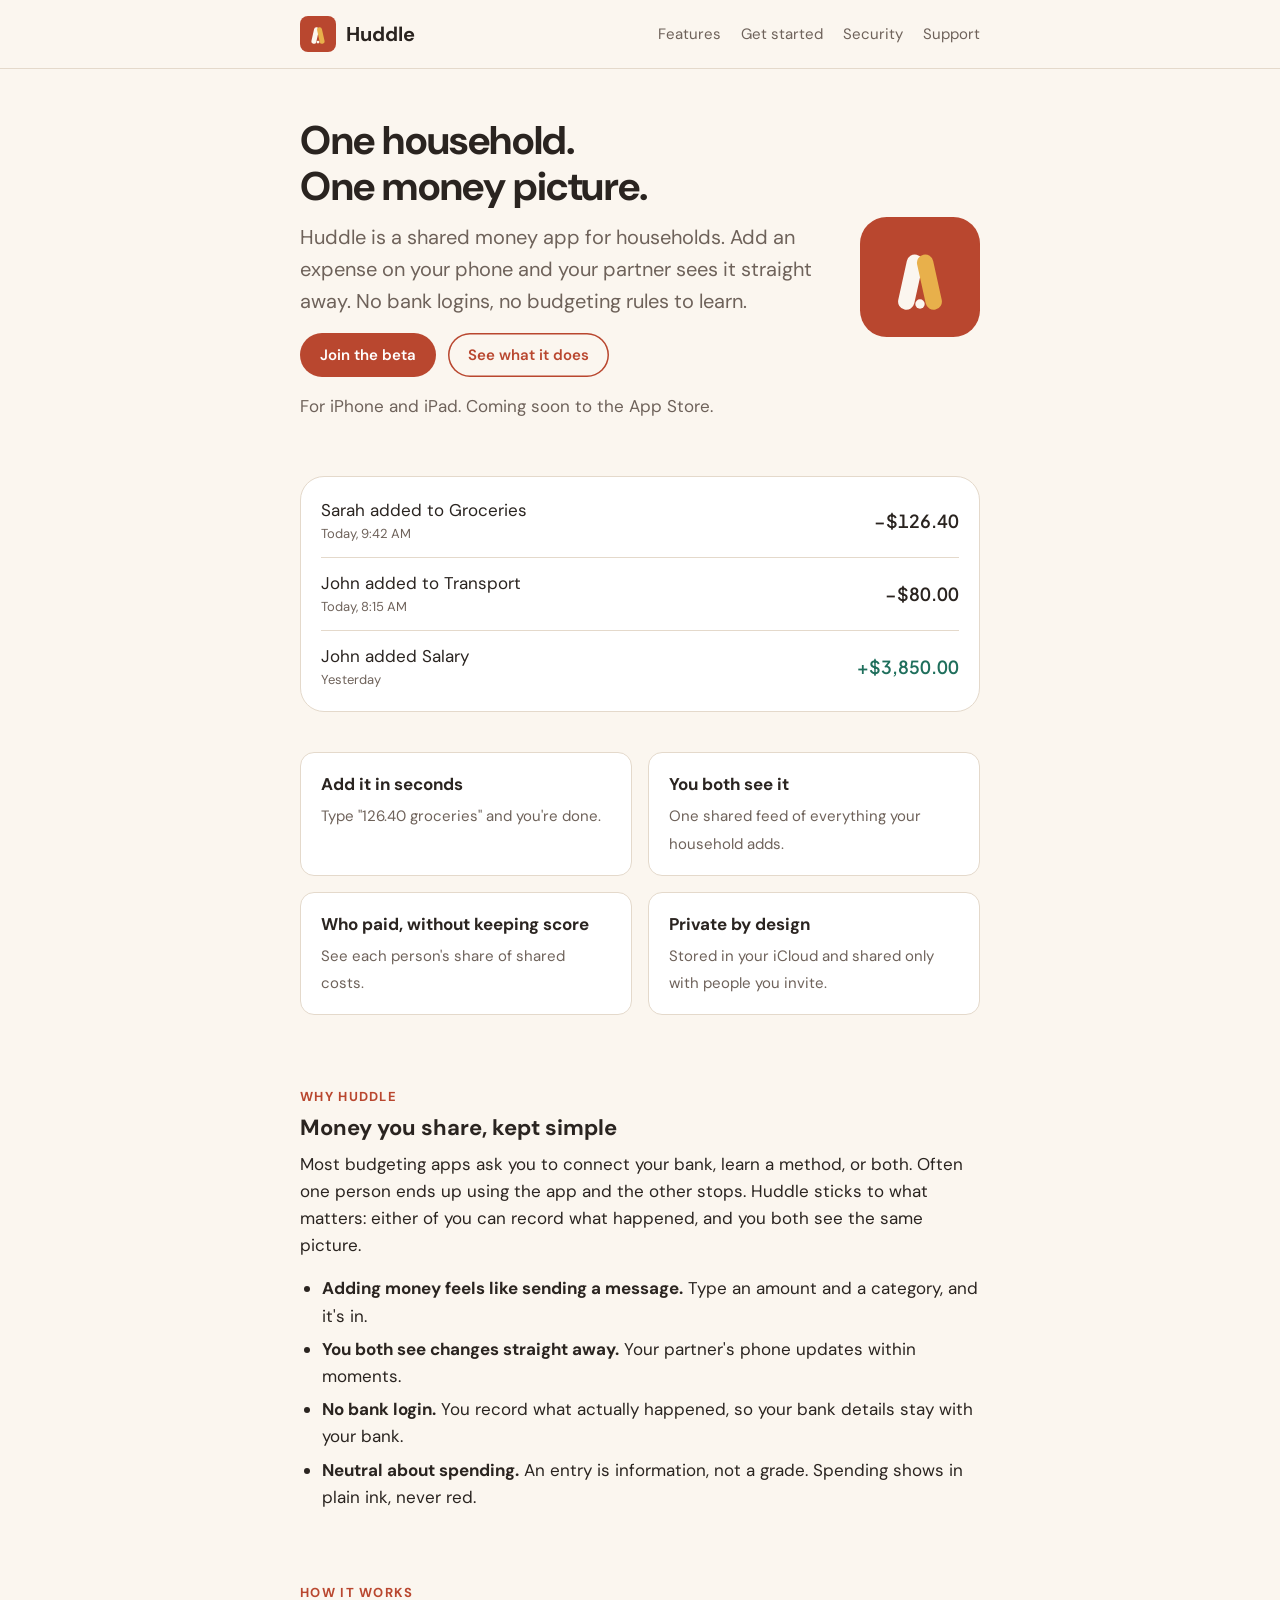
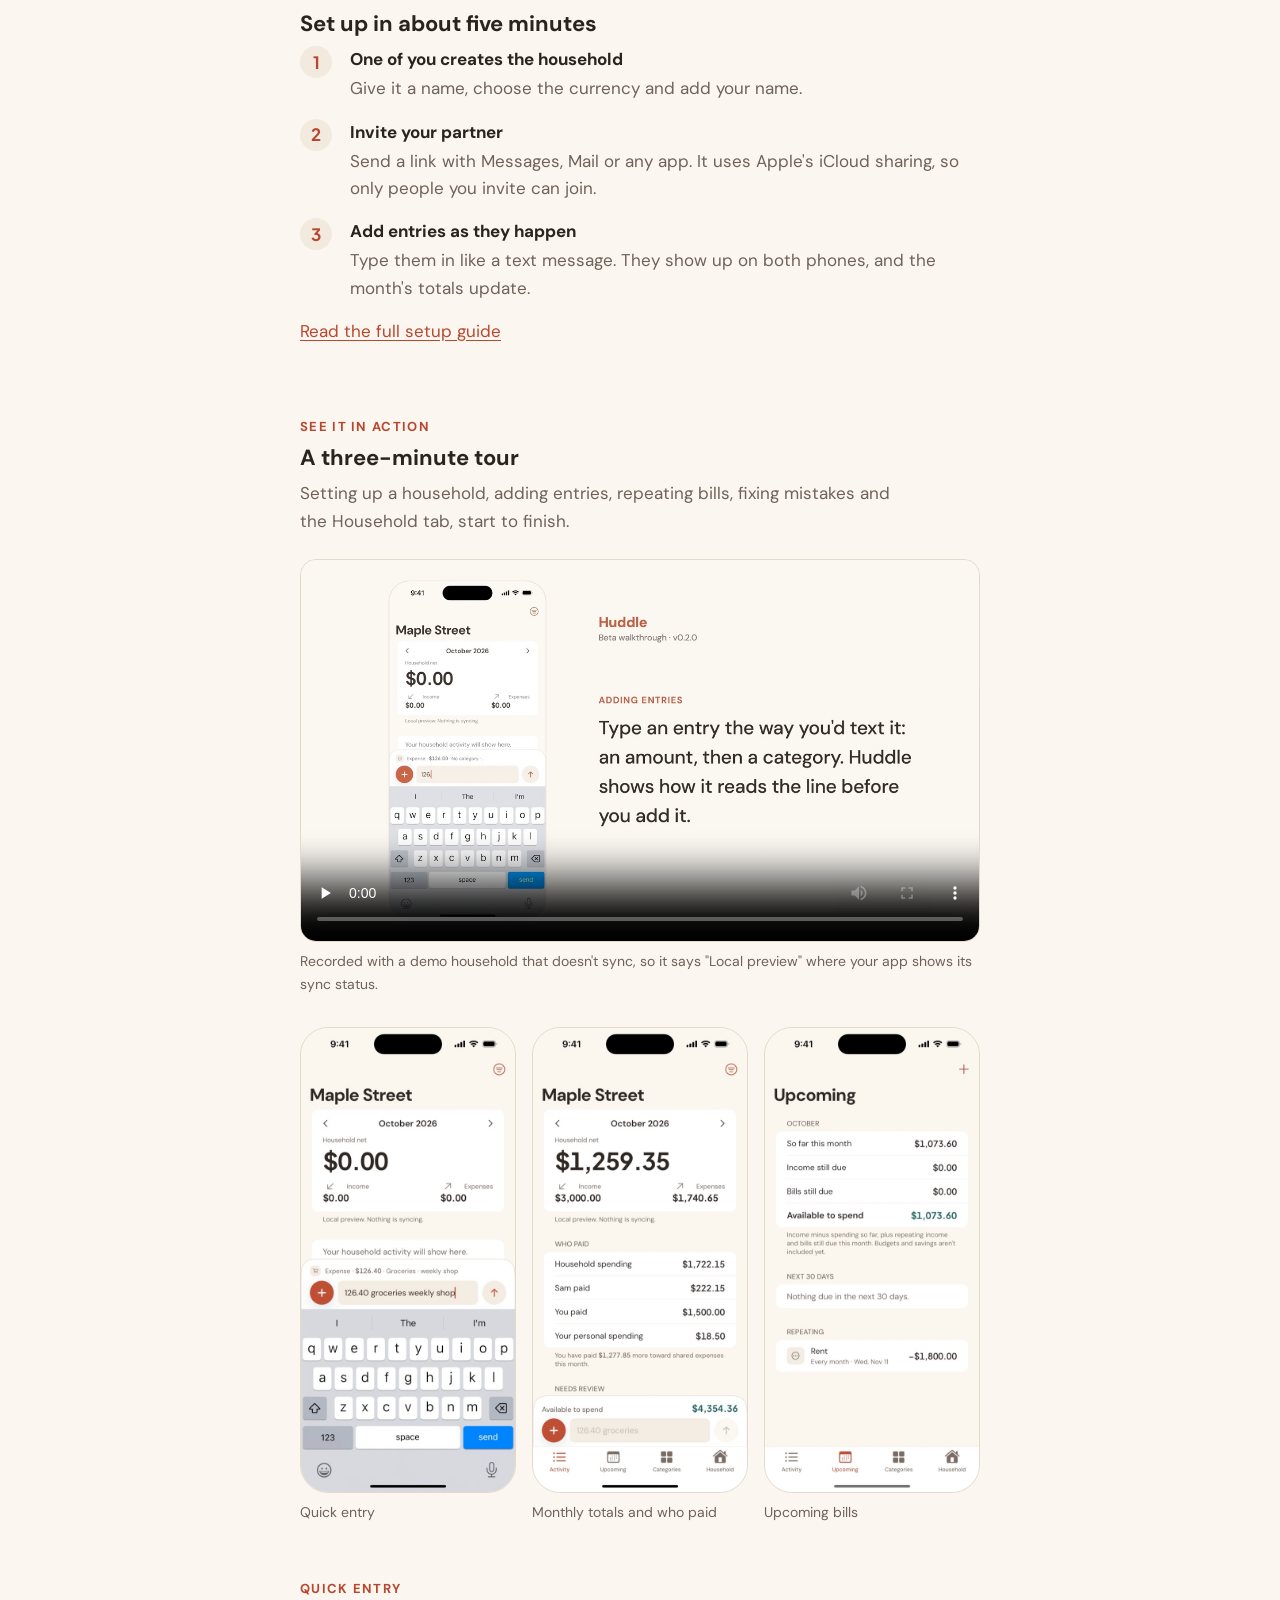
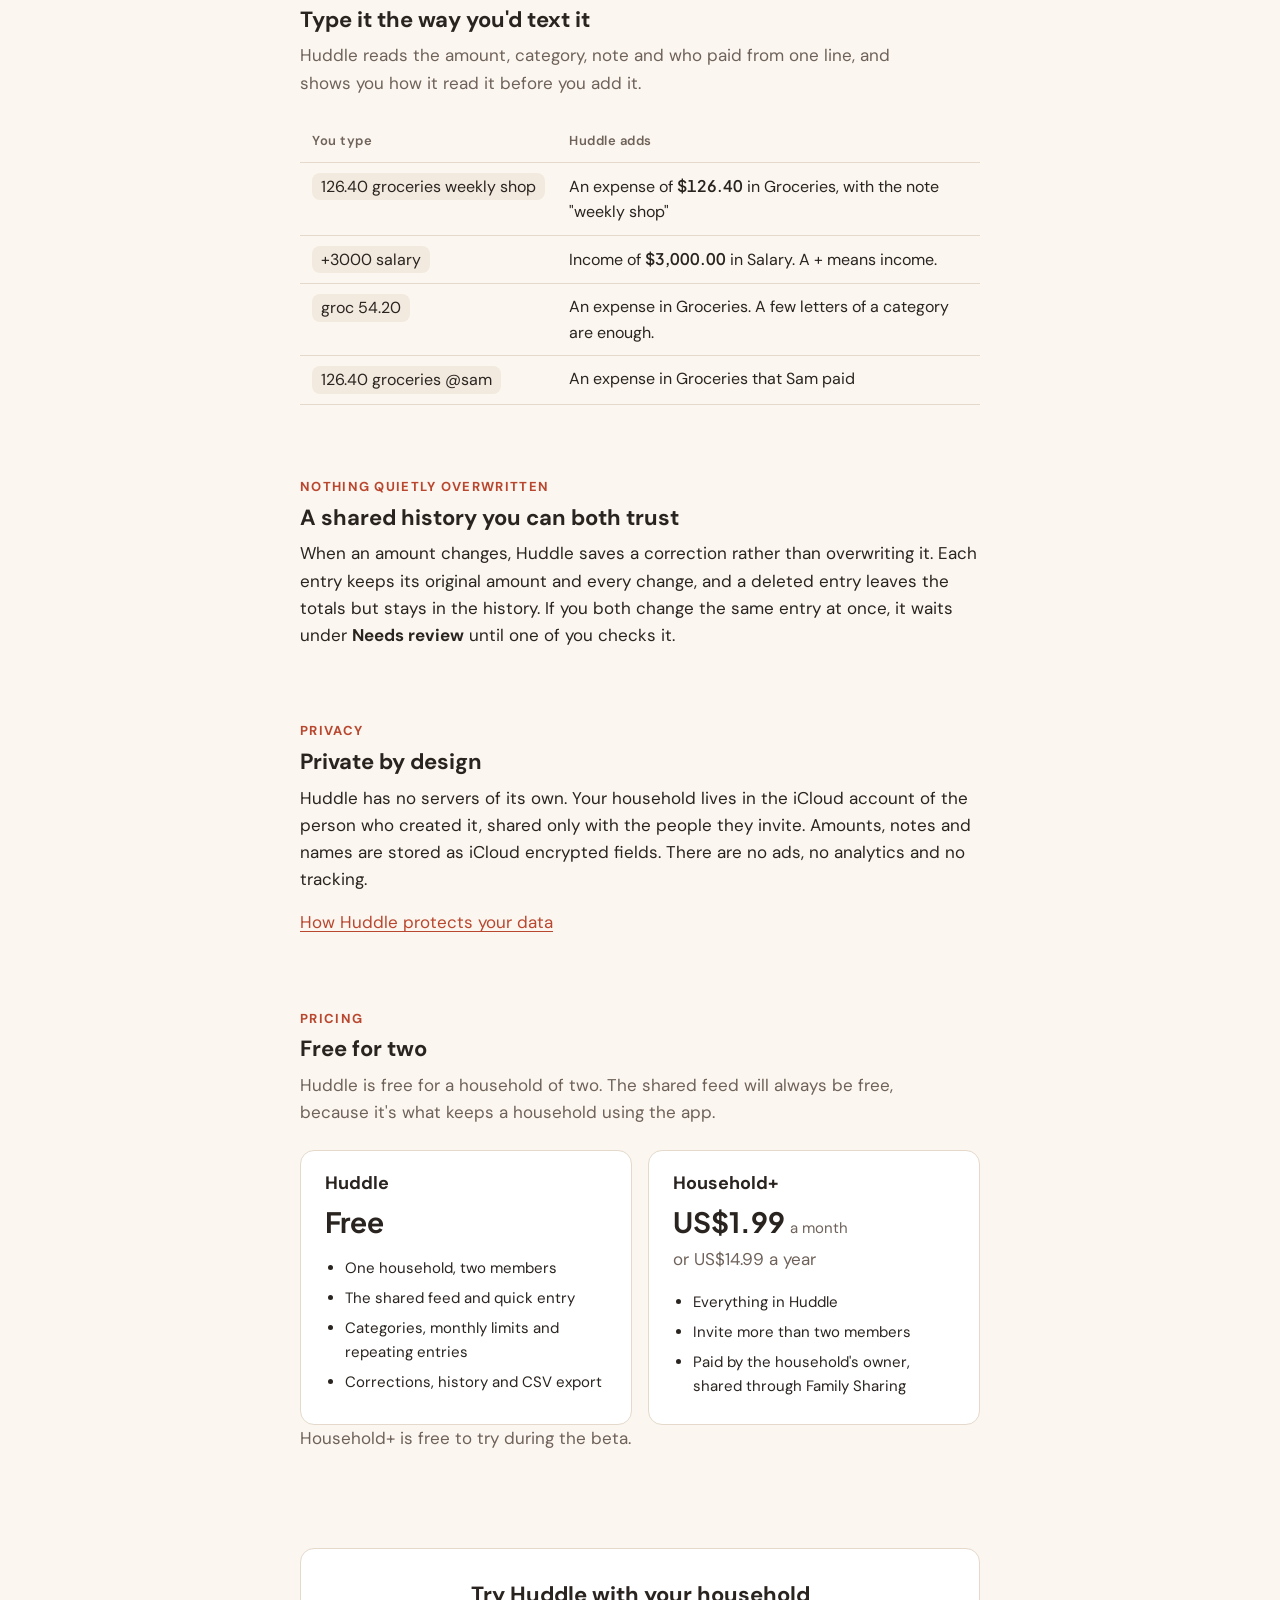
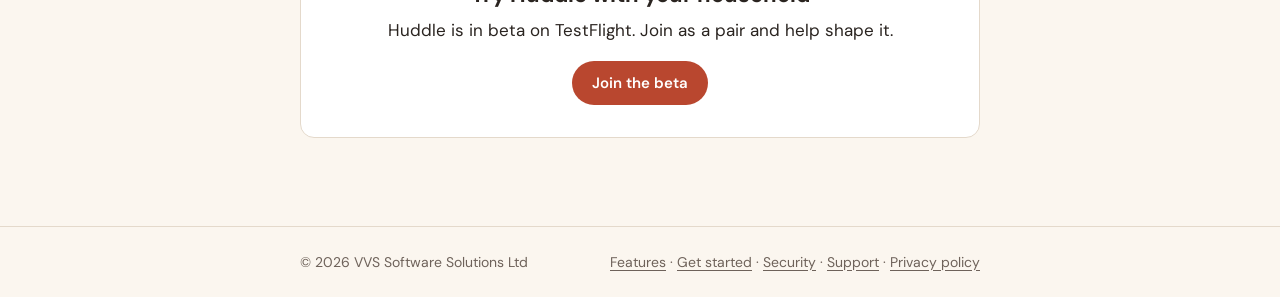
<file: index.html>
<!doctype html>
<html lang="en">
<head>
<meta charset="utf-8">
<meta name="viewport" content="width=device-width, initial-scale=1">
<title>Huddle — One household. One money picture.</title>
<meta name="description" content="Huddle is a shared money app for households. Add an expense on your phone and your partner sees it straight away. No bank logins.">
<link rel="icon" href="icon.svg" type="image/svg+xml">
<link rel="preconnect" href="https://fonts.googleapis.com">
<link rel="preconnect" href="https://fonts.gstatic.com" crossorigin>
<link rel="stylesheet" href="https://fonts.googleapis.com/css2?family=DM+Sans:opsz,wght@9..40,400;9..40,600;9..40,700&family=Plus+Jakarta+Sans:wght@600;700&display=swap">
<link rel="stylesheet" href="style.css">
</head>
<body>
<header class="site-header">
  <div class="wrap">
    <a class="brand" href="index.html"><svg viewBox="0 0 1024 1024" aria-hidden="true"><rect width="1024" height="1024" rx="228" fill="#B9472F"/><rect x="310" y="310" width="140" height="480" rx="70" fill="#FBF6EF" transform="rotate(12.4 380 790)"/><rect x="574" y="310" width="140" height="480" rx="70" fill="#E8B04B" transform="rotate(-12.4 644 790)"/><circle cx="512" cy="742" r="40" fill="#FBF6EF"/></svg>Huddle</a>
    <nav class="site-nav" aria-label="Main">
      <a href="features.html">Features</a>
      <a href="guide.html">Get started</a>
      <a href="security.html">Security</a>
      <a href="support.html">Support</a>
    </nav>
  </div>
</header>

<main>
  <div class="wrap">
    <div class="hero">
      <div>
        <h1>One household. One money picture.</h1>
        <p class="lede">Huddle is a shared money app for households. Add an expense on your phone and your partner sees it straight away. No bank logins, no budgeting rules to learn.</p>
        <!-- Once Huddle is live, point the first button at the App Store and change the line below it. -->
        <p class="actions"><a class="badge" href="support.html#beta">Join the beta</a> <a class="badge secondary" href="features.html">See what it does</a></p>
        <p class="muted">For iPhone and iPad. Coming soon to the App Store.</p>
      </div>
      <svg viewBox="0 0 1024 1024" role="img" aria-label="Huddle app icon"><rect width="1024" height="1024" rx="228" fill="#B9472F"/><rect x="310" y="310" width="140" height="480" rx="70" fill="#FBF6EF" transform="rotate(12.4 380 790)"/><rect x="574" y="310" width="140" height="480" rx="70" fill="#E8B04B" transform="rotate(-12.4 644 790)"/><circle cx="512" cy="742" r="40" fill="#FBF6EF"/></svg>
    </div>

    <div class="feed" aria-label="Example household activity">
      <div class="feed-row"><span>Sarah added to Groceries<small>Today, 9:42 AM</small></span><span class="num">−$126.40</span></div>
      <div class="feed-row"><span>John added to Transport<small>Today, 8:15 AM</small></span><span class="num">−$80.00</span></div>
      <div class="feed-row"><span>John added Salary<small>Yesterday</small></span><span class="num in">+$3,850.00</span></div>
    </div>

    <ul class="points">
      <li><strong>Add it in seconds</strong><span>Type "126.40 groceries" and you're done.</span></li>
      <li><strong>You both see it</strong><span>One shared feed of everything your household adds.</span></li>
      <li><strong>Who paid, without keeping score</strong><span>See each person's share of shared costs.</span></li>
      <li><strong>Private by design</strong><span>Stored in your iCloud and shared only with people you invite.</span></li>
    </ul>

    <section class="section">
      <p class="eyebrow">Why Huddle</p>
      <h2>Money you share, kept simple</h2>
      <p>Most budgeting apps ask you to connect your bank, learn a method, or both. Often one person ends up using the app and the other stops. Huddle sticks to what matters: either of you can record what happened, and you both see the same picture.</p>
      <ul>
        <li><strong>Adding money feels like sending a message.</strong> Type an amount and a category, and it's in.</li>
        <li><strong>You both see changes straight away.</strong> Your partner's phone updates within moments.</li>
        <li><strong>No bank login.</strong> You record what actually happened, so your bank details stay with your bank.</li>
        <li><strong>Neutral about spending.</strong> An entry is information, not a grade. Spending shows in plain ink, never red.</li>
      </ul>
    </section>

    <section class="section">
      <p class="eyebrow">How it works</p>
      <h2>Set up in about five minutes</h2>
      <ol class="steps">
        <li><strong>One of you creates the household</strong><span>Give it a name, choose the currency and add your name.</span></li>
        <li><strong>Invite your partner</strong><span>Send a link with Messages, Mail or any app. It uses Apple's iCloud sharing, so only people you invite can join.</span></li>
        <li><strong>Add entries as they happen</strong><span>Type them in like a text message. They show up on both phones, and the month's totals update.</span></li>
      </ol>
      <p><a href="guide.html">Read the full setup guide</a></p>
    </section>

    <section class="section" id="tour">
      <p class="eyebrow">See it in action</p>
      <h2>A three-minute tour</h2>
      <p class="section-lede">Setting up a household, adding entries, repeating bills, fixing mistakes and the Household tab, start to finish.</p>
      <figure class="video">
        <video controls preload="none" playsinline poster="media/walkthrough-poster.jpg" aria-label="Huddle walkthrough video">
          <source src="media/huddle-walkthrough.mp4" type="video/mp4">
          <a href="media/huddle-walkthrough.mp4">Download the walkthrough video</a>
        </video>
        <figcaption>Recorded with a demo household that doesn't sync, so it says "Local preview" where your app shows its sync status.</figcaption>
      </figure>
      <div class="screens" style="margin-top: 32px">
        <figure><img class="shot" src="images/quick.jpg" width="540" height="1170" loading="lazy" alt="Typing 126.40 groceries weekly shop, with Huddle's preview of the entry above the bar"><figcaption>Quick entry</figcaption></figure>
        <figure><img class="shot" src="images/feed.jpg" width="540" height="1170" loading="lazy" alt="The Activity tab showing the month's household net, income, expenses and who paid"><figcaption>Monthly totals and who paid</figcaption></figure>
        <figure><img class="shot" src="images/upcoming.jpg" width="540" height="1170" loading="lazy" alt="The Upcoming tab with available to spend and a monthly rent entry"><figcaption>Upcoming bills</figcaption></figure>
      </div>
    </section>

    <section class="section">
      <p class="eyebrow">Quick entry</p>
      <h2>Type it the way you'd text it</h2>
      <p class="section-lede">Huddle reads the amount, category, note and who paid from one line, and shows you how it read it before you add it.</p>
      <div class="table">
        <table>
          <thead><tr><th>You type</th><th>Huddle adds</th></tr></thead>
          <tbody>
            <tr><td><span class="line">126.40 groceries weekly shop</span></td><td>An expense of <span class="num">$126.40</span> in Groceries, with the note "weekly shop"</td></tr>
            <tr><td><span class="line">+3000 salary</span></td><td>Income of <span class="num">$3,000.00</span> in Salary. A + means income.</td></tr>
            <tr><td><span class="line">groc 54.20</span></td><td>An expense in Groceries. A few letters of a category are enough.</td></tr>
            <tr><td><span class="line">126.40 groceries @sam</span></td><td>An expense in Groceries that Sam paid</td></tr>
          </tbody>
        </table>
      </div>
    </section>

    <section class="section">
      <p class="eyebrow">Nothing quietly overwritten</p>
      <h2>A shared history you can both trust</h2>
      <p>When an amount changes, Huddle saves a correction rather than overwriting it. Each entry keeps its original amount and every change, and a deleted entry leaves the totals but stays in the history. If you both change the same entry at once, it waits under <strong>Needs review</strong> until one of you checks it.</p>
    </section>

    <section class="section">
      <p class="eyebrow">Privacy</p>
      <h2>Private by design</h2>
      <p>Huddle has no servers of its own. Your household lives in the iCloud account of the person who created it, shared only with the people they invite. Amounts, notes and names are stored as iCloud encrypted fields. There are no ads, no analytics and no tracking.</p>
      <p><a href="security.html">How Huddle protects your data</a></p>
    </section>

    <section class="section" id="pricing">
      <p class="eyebrow">Pricing</p>
      <h2>Free for two</h2>
      <p class="section-lede">Huddle is free for a household of two. The shared feed will always be free, because it's what keeps a household using the app.</p>
      <div class="plans">
        <div class="plan">
          <h3>Huddle</h3>
          <p class="price">Free</p>
          <ul>
            <li>One household, two members</li>
            <li>The shared feed and quick entry</li>
            <li>Categories, monthly limits and repeating entries</li>
            <li>Corrections, history and CSV export</li>
          </ul>
        </div>
        <div class="plan">
          <h3>Household+</h3>
          <p class="price">US$1.99 <small>a month</small></p>
          <p class="muted">or US$14.99 a year</p>
          <ul>
            <li>Everything in Huddle</li>
            <li>Invite more than two members</li>
            <li>Paid by the household's owner, shared through Family Sharing</li>
          </ul>
        </div>
      </div>
      <p class="muted">Household+ is free to try during the beta.</p>
    </section>

    <section class="section">
      <div class="card cta">
        <h2>Try Huddle with your household</h2>
        <p>Huddle is in beta on TestFlight. Join as a pair and help shape it.</p>
        <p class="actions"><a class="badge" href="support.html#beta">Join the beta</a></p>
      </div>
    </section>
  </div>
</main>

<footer class="site-footer">
  <div class="wrap">
    <span>© 2026 VVS Software Solutions Ltd</span>
    <span><a href="features.html">Features</a> · <a href="guide.html">Get started</a> · <a href="security.html">Security</a> · <a href="support.html">Support</a> · <a href="privacy.html">Privacy policy</a></span>
  </div>
</footer>
</body>
</html>
</file>
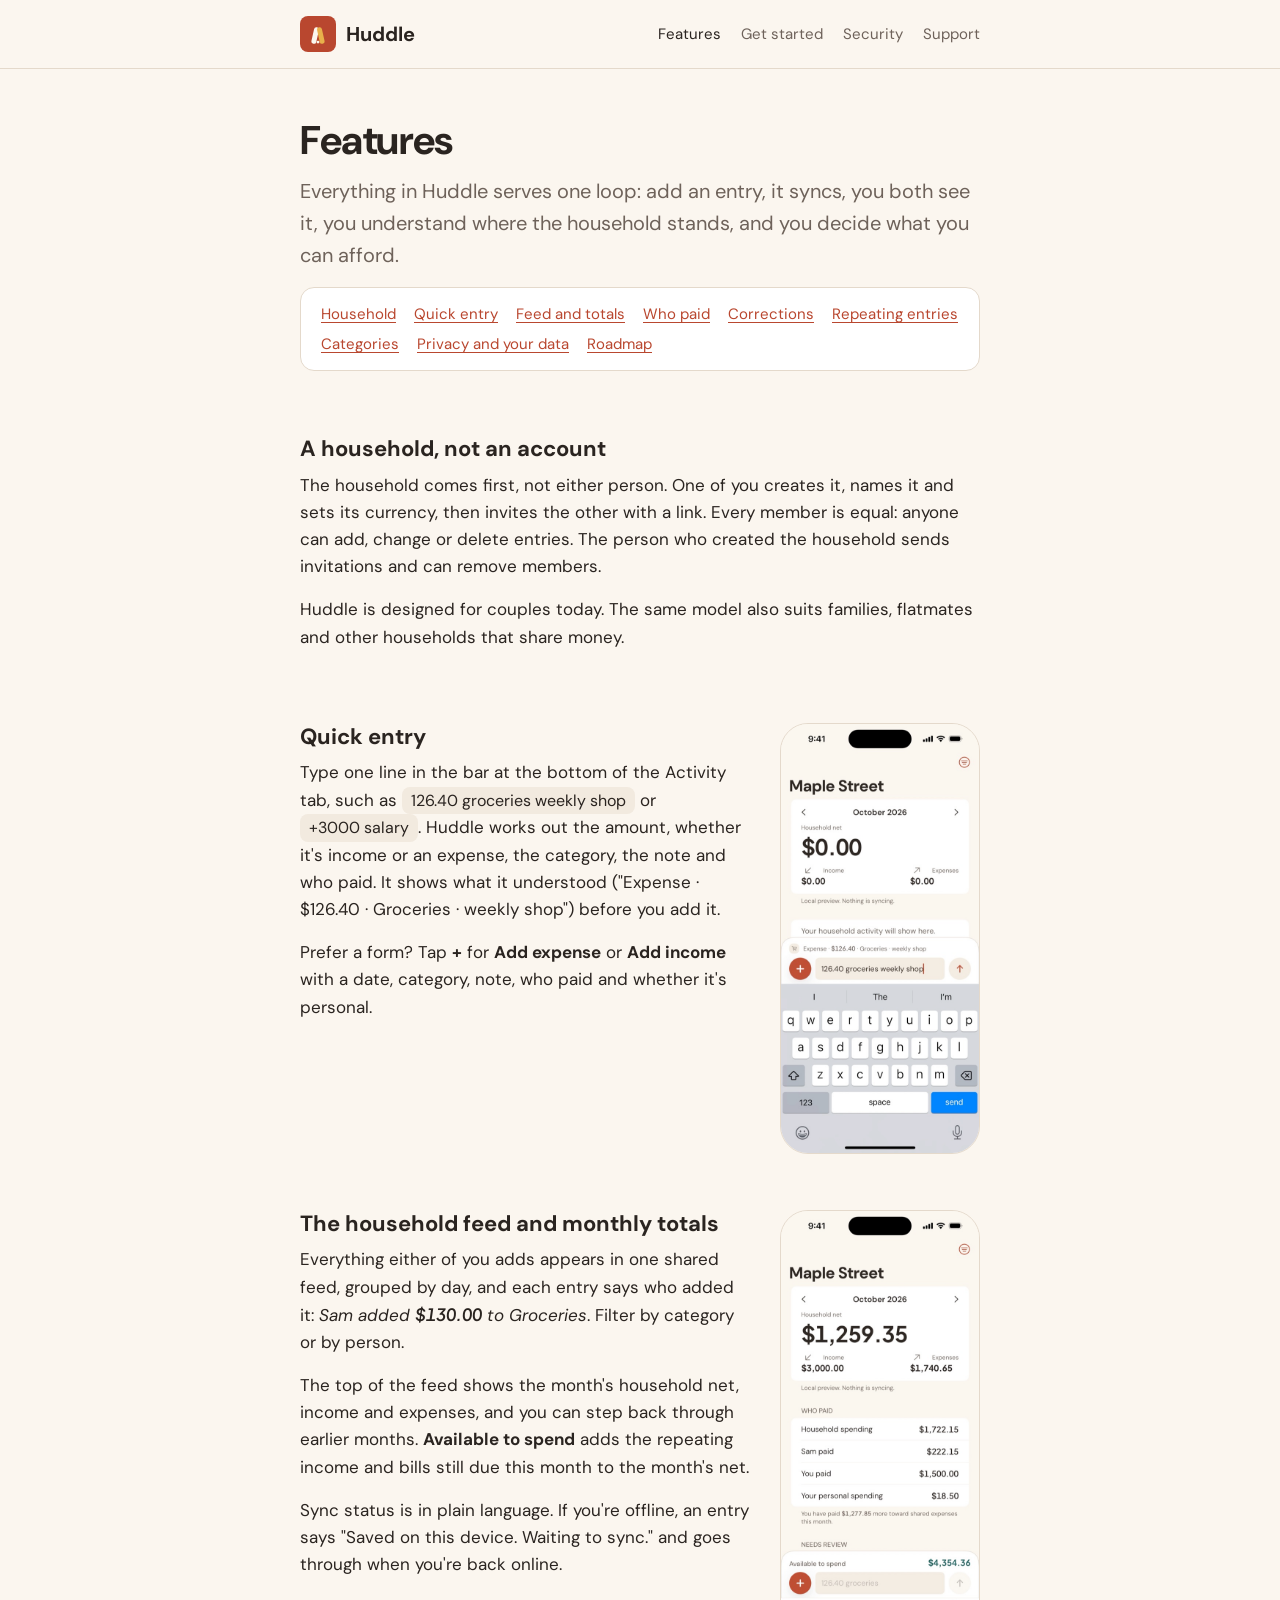
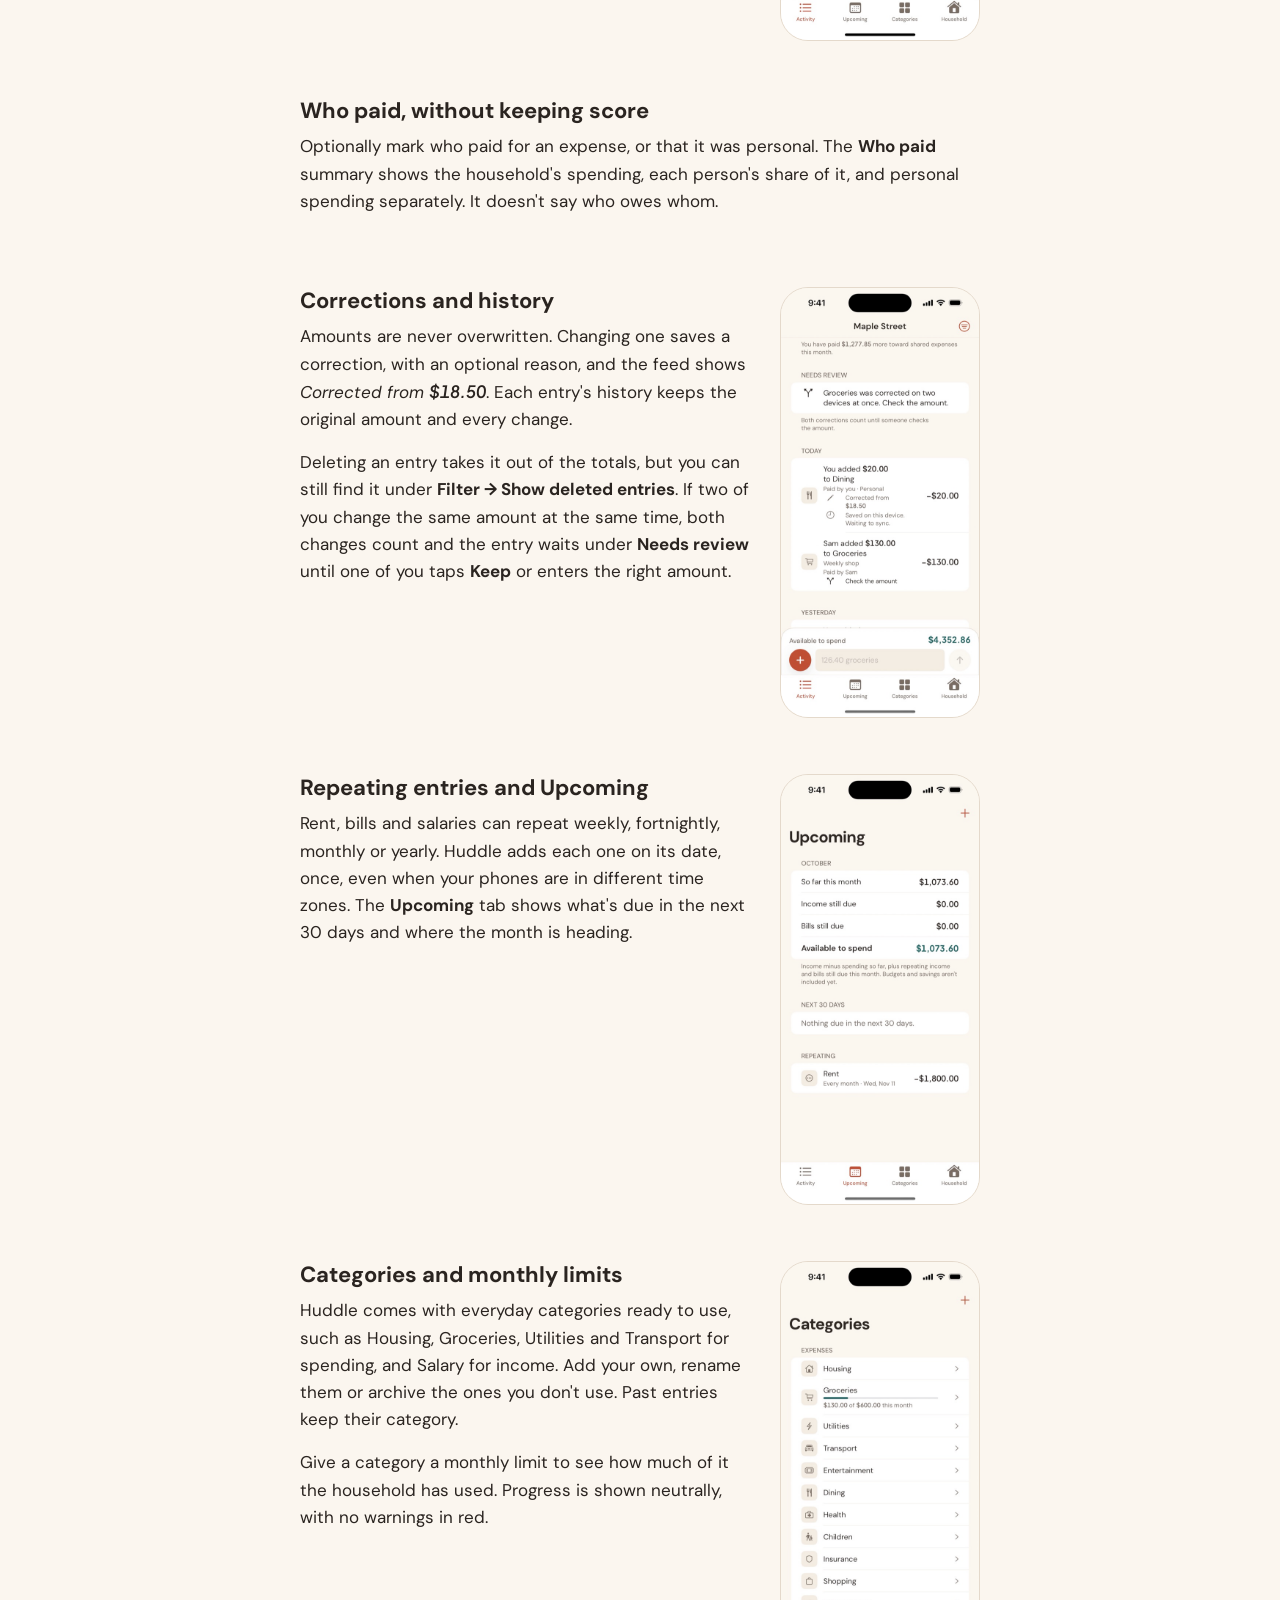
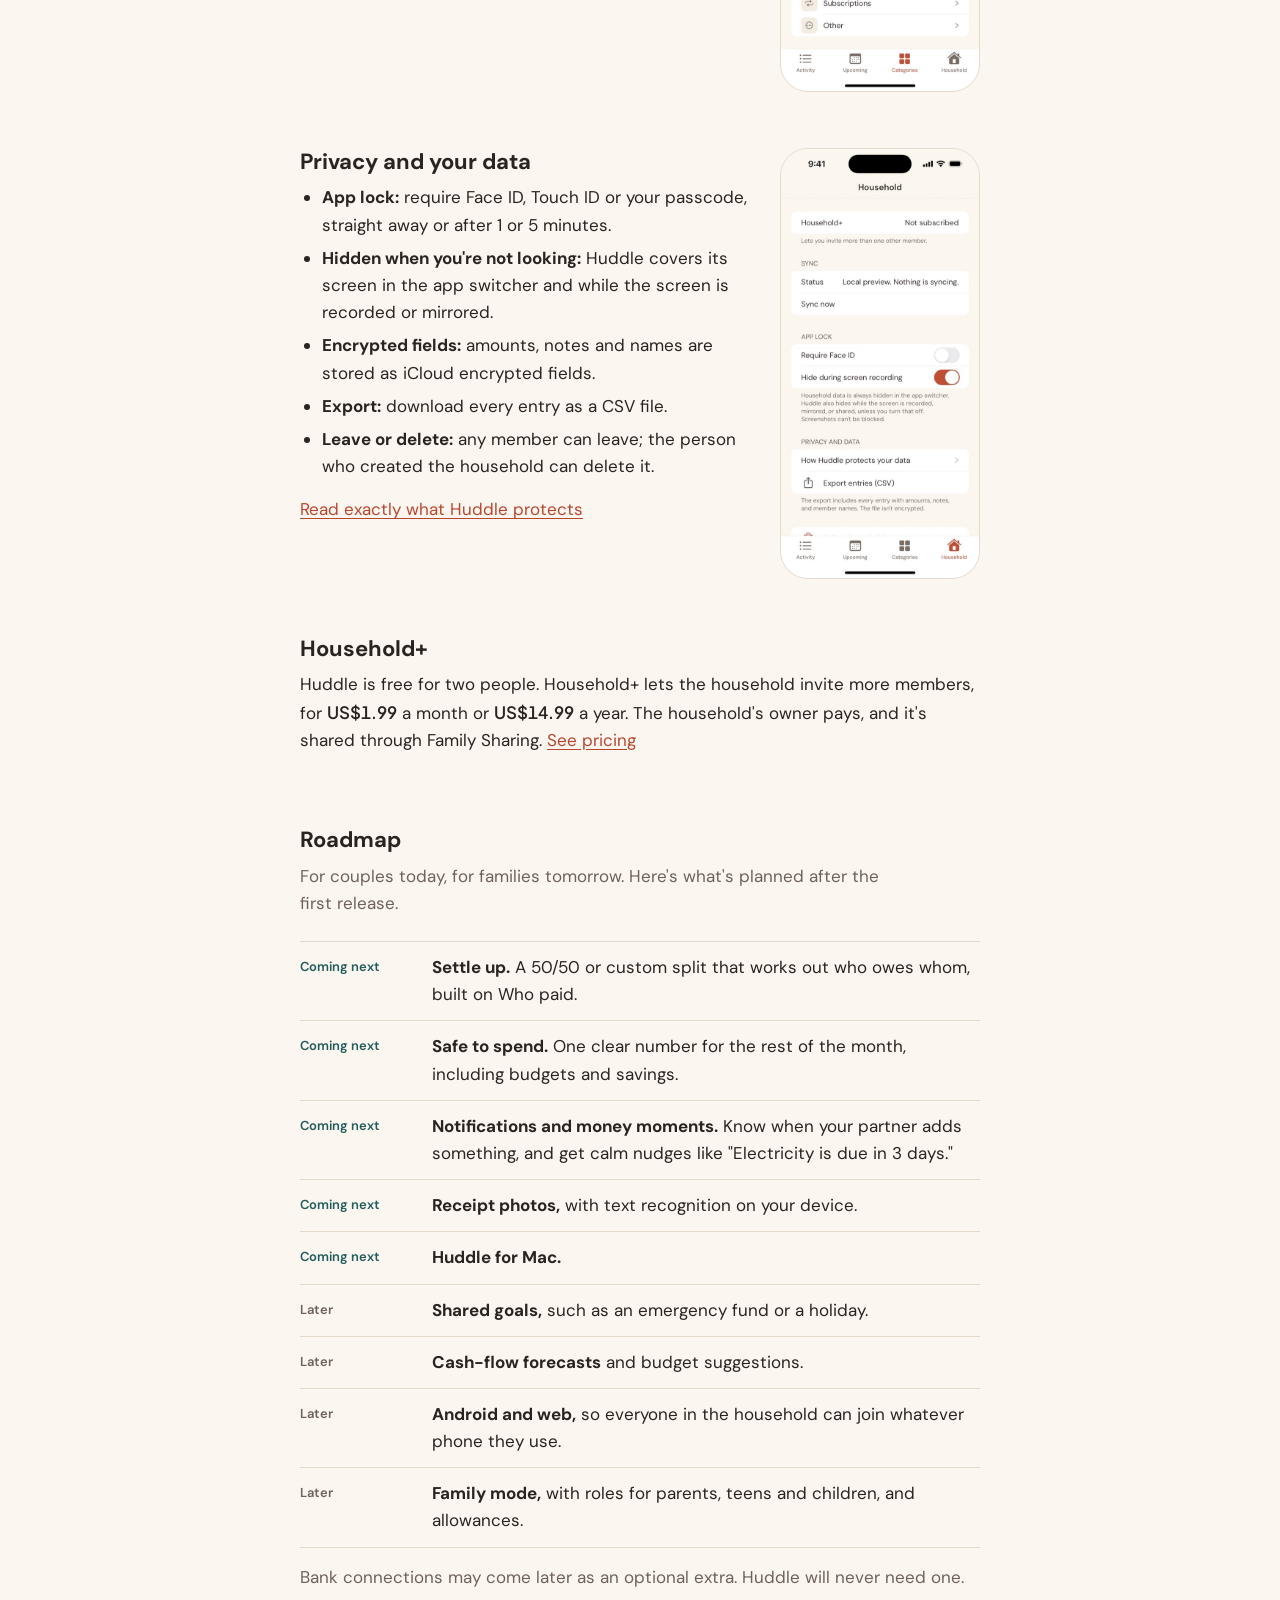
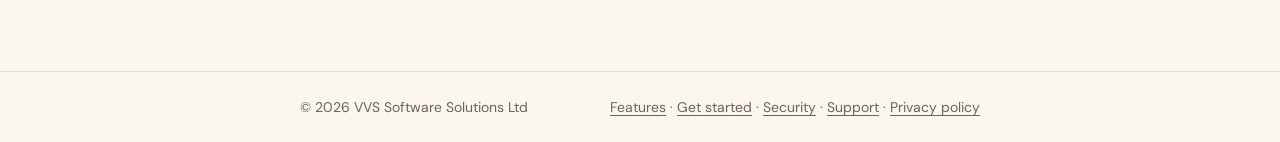
<file: features.html>
<!doctype html>
<html lang="en">
<head>
<meta charset="utf-8">
<meta name="viewport" content="width=device-width, initial-scale=1">
<title>Features — Huddle</title>
<meta name="description" content="What Huddle does: a shared household feed, one-line quick entry, who paid, corrections with history, repeating entries, categories with monthly limits, and app lock.">
<link rel="icon" href="icon.svg" type="image/svg+xml">
<link rel="preconnect" href="https://fonts.googleapis.com">
<link rel="preconnect" href="https://fonts.gstatic.com" crossorigin>
<link rel="stylesheet" href="https://fonts.googleapis.com/css2?family=DM+Sans:opsz,wght@9..40,400;9..40,600;9..40,700&family=Plus+Jakarta+Sans:wght@600;700&display=swap">
<link rel="stylesheet" href="style.css">
</head>
<body>
<header class="site-header">
  <div class="wrap">
    <a class="brand" href="index.html"><svg viewBox="0 0 1024 1024" aria-hidden="true"><rect width="1024" height="1024" rx="228" fill="#B9472F"/><rect x="310" y="310" width="140" height="480" rx="70" fill="#FBF6EF" transform="rotate(12.4 380 790)"/><rect x="574" y="310" width="140" height="480" rx="70" fill="#E8B04B" transform="rotate(-12.4 644 790)"/><circle cx="512" cy="742" r="40" fill="#FBF6EF"/></svg>Huddle</a>
    <nav class="site-nav" aria-label="Main">
      <a href="features.html" aria-current="page">Features</a>
      <a href="guide.html">Get started</a>
      <a href="security.html">Security</a>
      <a href="support.html">Support</a>
    </nav>
  </div>
</header>

<main>
  <div class="wrap">
    <h1>Features</h1>
    <p class="lede">Everything in Huddle serves one loop: add an entry, it syncs, you both see it, you understand where the household stands, and you decide what you can afford.</p>

    <nav class="on-this-page" aria-label="On this page">
      <a href="#household">Household</a>
      <a href="#entry">Quick entry</a>
      <a href="#feed">Feed and totals</a>
      <a href="#who-paid">Who paid</a>
      <a href="#corrections">Corrections</a>
      <a href="#repeating">Repeating entries</a>
      <a href="#categories">Categories</a>
      <a href="#privacy">Privacy and your data</a>
      <a href="#roadmap">Roadmap</a>
    </nav>

    <section class="section" id="household">
      <h2>A household, not an account</h2>
      <p>The household comes first, not either person. One of you creates it, names it and sets its currency, then invites the other with a link. Every member is equal: anyone can add, change or delete entries. The person who created the household sends invitations and can remove members.</p>
      <p>Huddle is designed for couples today. The same model also suits families, flatmates and other households that share money.</p>
    </section>

    <section class="section" id="entry">
      <div class="with-shot">
        <div>
          <h2>Quick entry</h2>
          <p>Type one line in the bar at the bottom of the Activity tab, such as <span class="line">126.40 groceries weekly shop</span> or <span class="line">+3000 salary</span>. Huddle works out the amount, whether it's income or an expense, the category, the note and who paid. It shows what it understood ("Expense · $126.40 · Groceries · weekly shop") before you add it.</p>
          <p>Prefer a form? Tap <strong>+</strong> for <strong>Add expense</strong> or <strong>Add income</strong> with a date, category, note, who paid and whether it's personal.</p>
        </div>
        <figure><img class="shot" src="images/quick.jpg" width="540" height="1170" loading="lazy" alt="Typing 126.40 groceries weekly shop, with the preview &quot;Expense · $126.40 · Groceries · weekly shop&quot; above the bar"></figure>
      </div>
    </section>

    <section class="section" id="feed">
      <div class="with-shot">
        <div>
          <h2>The household feed and monthly totals</h2>
          <p>Everything either of you adds appears in one shared feed, grouped by day, and each entry says who added it: <em>Sam added <span class="num">$130.00</span> to Groceries</em>. Filter by category or by person.</p>
          <p>The top of the feed shows the month's household net, income and expenses, and you can step back through earlier months. <strong>Available to spend</strong> adds the repeating income and bills still due this month to the month's net.</p>
          <p>Sync status is in plain language. If you're offline, an entry says "Saved on this device. Waiting to sync." and goes through when you're back online.</p>
        </div>
        <figure><img class="shot" src="images/feed.jpg" width="540" height="1170" loading="lazy" alt="The Activity tab with the household net, income, expenses, who paid and available to spend"></figure>
      </div>
    </section>

    <section class="section" id="who-paid">
      <h2>Who paid, without keeping score</h2>
      <p>Optionally mark who paid for an expense, or that it was personal. The <strong>Who paid</strong> summary shows the household's spending, each person's share of it, and personal spending separately. It doesn't say who owes whom.</p>
    </section>

    <section class="section" id="corrections">
      <div class="with-shot">
        <div>
          <h2>Corrections and history</h2>
          <p>Amounts are never overwritten. Changing one saves a correction, with an optional reason, and the feed shows <em>Corrected from <span class="num">$18.50</span></em>. Each entry's history keeps the original amount and every change.</p>
          <p>Deleting an entry takes it out of the totals, but you can still find it under <strong>Filter → Show deleted entries</strong>. If two of you change the same amount at the same time, both changes count and the entry waits under <strong>Needs review</strong> until one of you taps <strong>Keep</strong> or enters the right amount.</p>
        </div>
        <figure><img class="shot" src="images/corrected.jpg" width="540" height="1170" loading="lazy" alt="The feed showing entries corrected from their original amounts, and one waiting under Needs review"></figure>
      </div>
    </section>

    <section class="section" id="repeating">
      <div class="with-shot">
        <div>
          <h2>Repeating entries and Upcoming</h2>
          <p>Rent, bills and salaries can repeat weekly, fortnightly, monthly or yearly. Huddle adds each one on its date, once, even when your phones are in different time zones. The <strong>Upcoming</strong> tab shows what's due in the next 30 days and where the month is heading.</p>
        </div>
        <figure><img class="shot" src="images/upcoming.jpg" width="540" height="1170" loading="lazy" alt="The Upcoming tab with available to spend and a monthly rent entry"></figure>
      </div>
    </section>

    <section class="section" id="categories">
      <div class="with-shot">
        <div>
          <h2>Categories and monthly limits</h2>
          <p>Huddle comes with everyday categories ready to use, such as Housing, Groceries, Utilities and Transport for spending, and Salary for income. Add your own, rename them or archive the ones you don't use. Past entries keep their category.</p>
          <p>Give a category a monthly limit to see how much of it the household has used. Progress is shown neutrally, with no warnings in red.</p>
        </div>
        <figure><img class="shot" src="images/categories.jpg" width="540" height="1170" loading="lazy" alt="The Categories tab, with a monthly limit on Groceries"></figure>
      </div>
    </section>

    <section class="section" id="privacy">
      <div class="with-shot">
        <div>
          <h2>Privacy and your data</h2>
          <ul>
            <li><strong>App lock:</strong> require Face ID, Touch ID or your passcode, straight away or after 1 or 5 minutes.</li>
            <li><strong>Hidden when you're not looking:</strong> Huddle covers its screen in the app switcher and while the screen is recorded or mirrored.</li>
            <li><strong>Encrypted fields:</strong> amounts, notes and names are stored as iCloud encrypted fields.</li>
            <li><strong>Export:</strong> download every entry as a CSV file.</li>
            <li><strong>Leave or delete:</strong> any member can leave; the person who created the household can delete it.</li>
          </ul>
          <p><a href="security.html">Read exactly what Huddle protects</a></p>
        </div>
        <figure><img class="shot" src="images/privacy.jpg" width="540" height="1170" loading="lazy" alt="The Household tab with app lock, hide during screen recording, how Huddle protects your data and export"></figure>
      </div>
    </section>

    <section class="section" id="plus">
      <h2>Household+</h2>
      <p>Huddle is free for two people. Household+ lets the household invite more members, for <span class="num">US$1.99</span> a month or <span class="num">US$14.99</span> a year. The household's owner pays, and it's shared through Family Sharing. <a href="index.html#pricing">See pricing</a></p>
    </section>

    <section class="section" id="roadmap">
      <h2>Roadmap</h2>
      <p class="section-lede">For couples today, for families tomorrow. Here's what's planned after the first release.</p>
      <ul class="roadmap">
        <li><span class="status">Coming next</span><span><strong>Settle up.</strong> A 50/50 or custom split that works out who owes whom, built on Who paid.</span></li>
        <li><span class="status">Coming next</span><span><strong>Safe to spend.</strong> One clear number for the rest of the month, including budgets and savings.</span></li>
        <li><span class="status">Coming next</span><span><strong>Notifications and money moments.</strong> Know when your partner adds something, and get calm nudges like "Electricity is due in 3 days."</span></li>
        <li><span class="status">Coming next</span><span><strong>Receipt photos,</strong> with text recognition on your device.</span></li>
        <li><span class="status">Coming next</span><span><strong>Huddle for Mac.</strong></span></li>
        <li><span class="status later">Later</span><span><strong>Shared goals,</strong> such as an emergency fund or a holiday.</span></li>
        <li><span class="status later">Later</span><span><strong>Cash-flow forecasts</strong> and budget suggestions.</span></li>
        <li><span class="status later">Later</span><span><strong>Android and web,</strong> so everyone in the household can join whatever phone they use.</span></li>
        <li><span class="status later">Later</span><span><strong>Family mode,</strong> with roles for parents, teens and children, and allowances.</span></li>
      </ul>
      <p class="muted">Bank connections may come later as an optional extra. Huddle will never need one.</p>
    </section>
  </div>
</main>

<footer class="site-footer">
  <div class="wrap">
    <span>© 2026 VVS Software Solutions Ltd</span>
    <span><a href="features.html">Features</a> · <a href="guide.html">Get started</a> · <a href="security.html">Security</a> · <a href="support.html">Support</a> · <a href="privacy.html">Privacy policy</a></span>
  </div>
</footer>
</body>
</html>
</file>
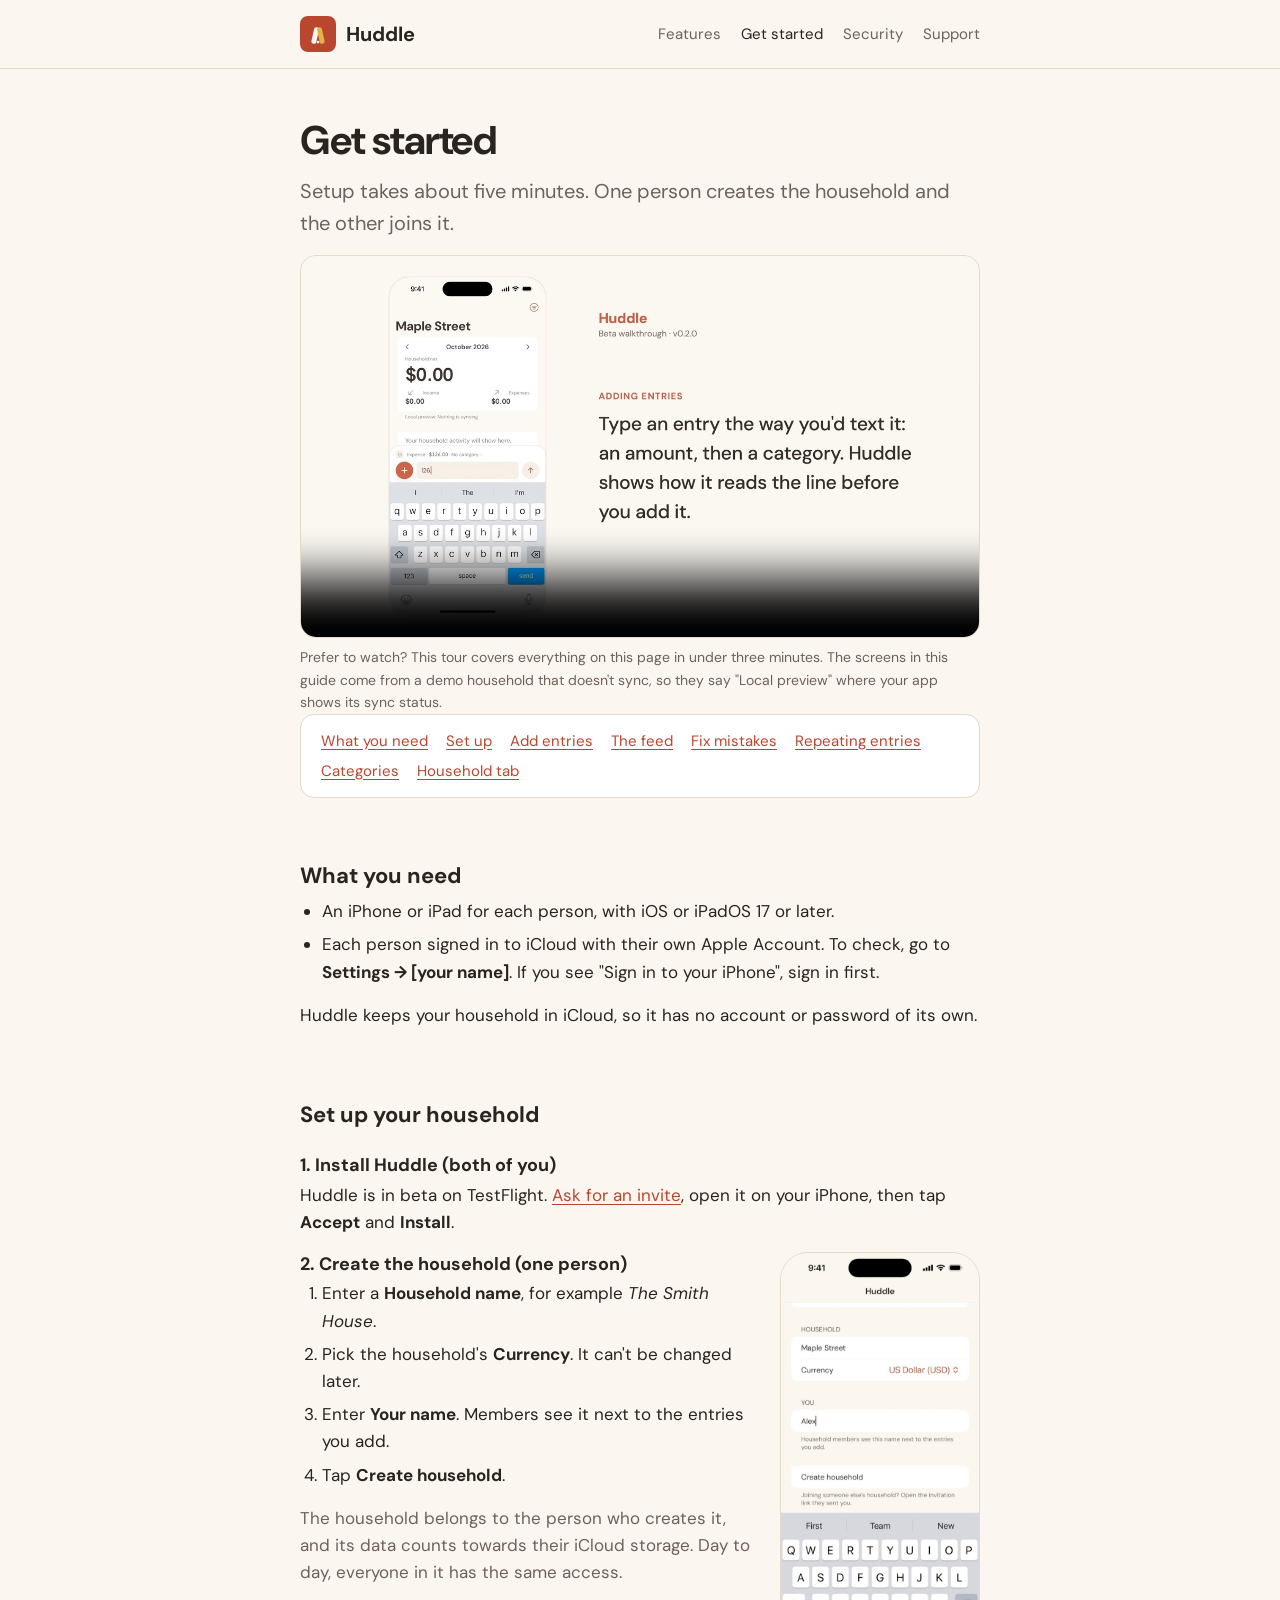
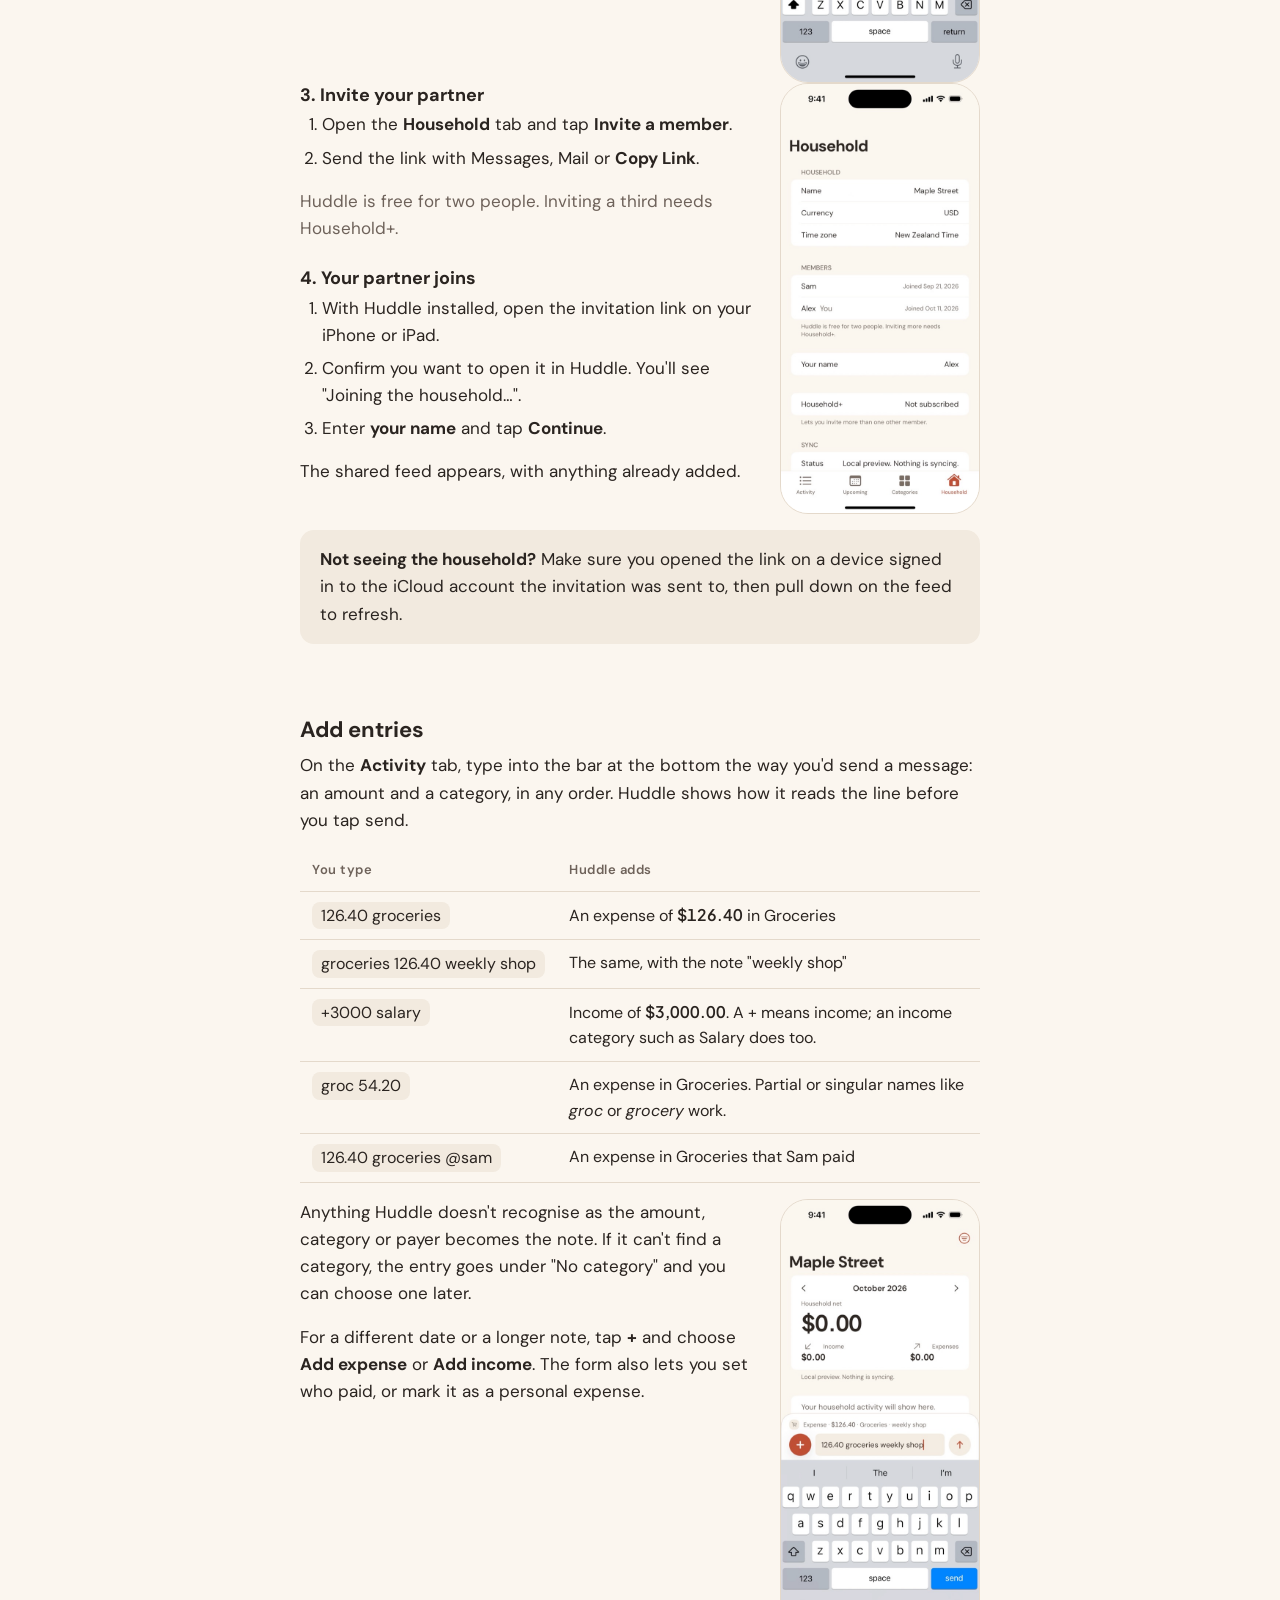
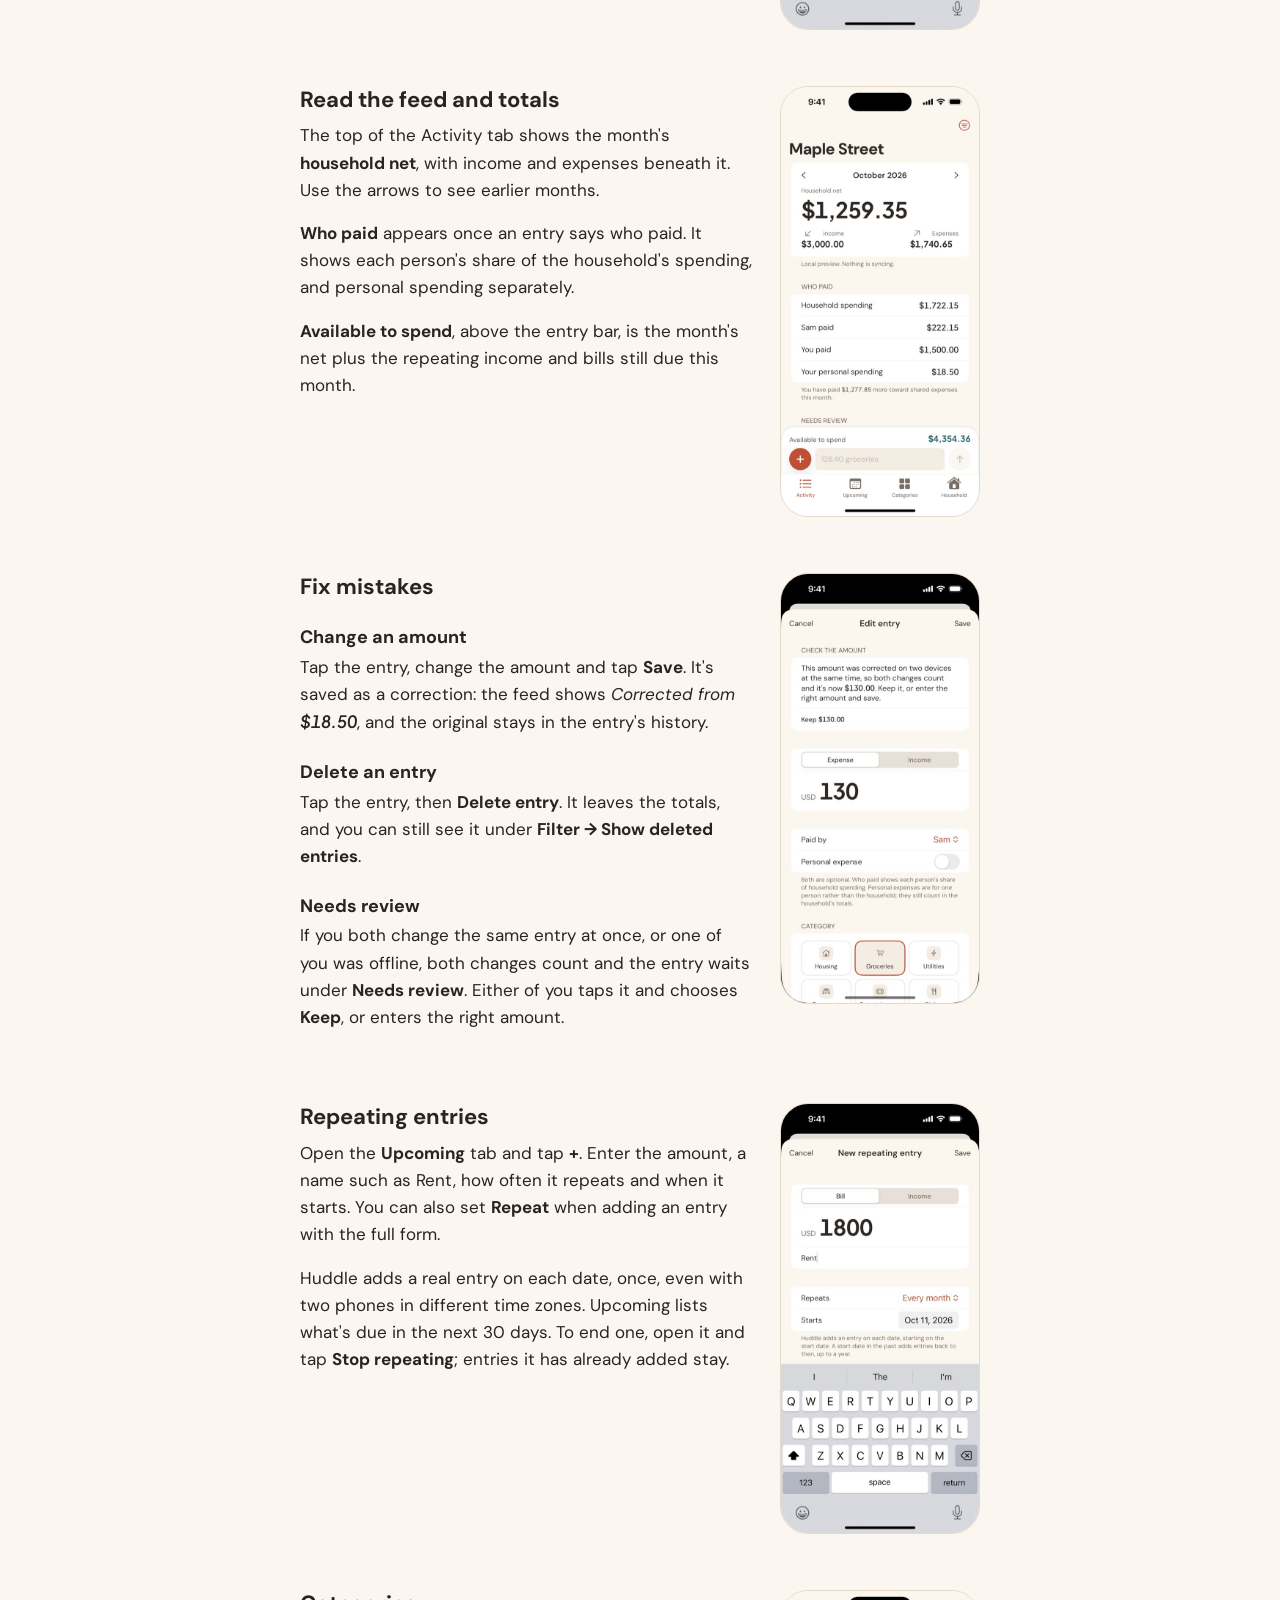
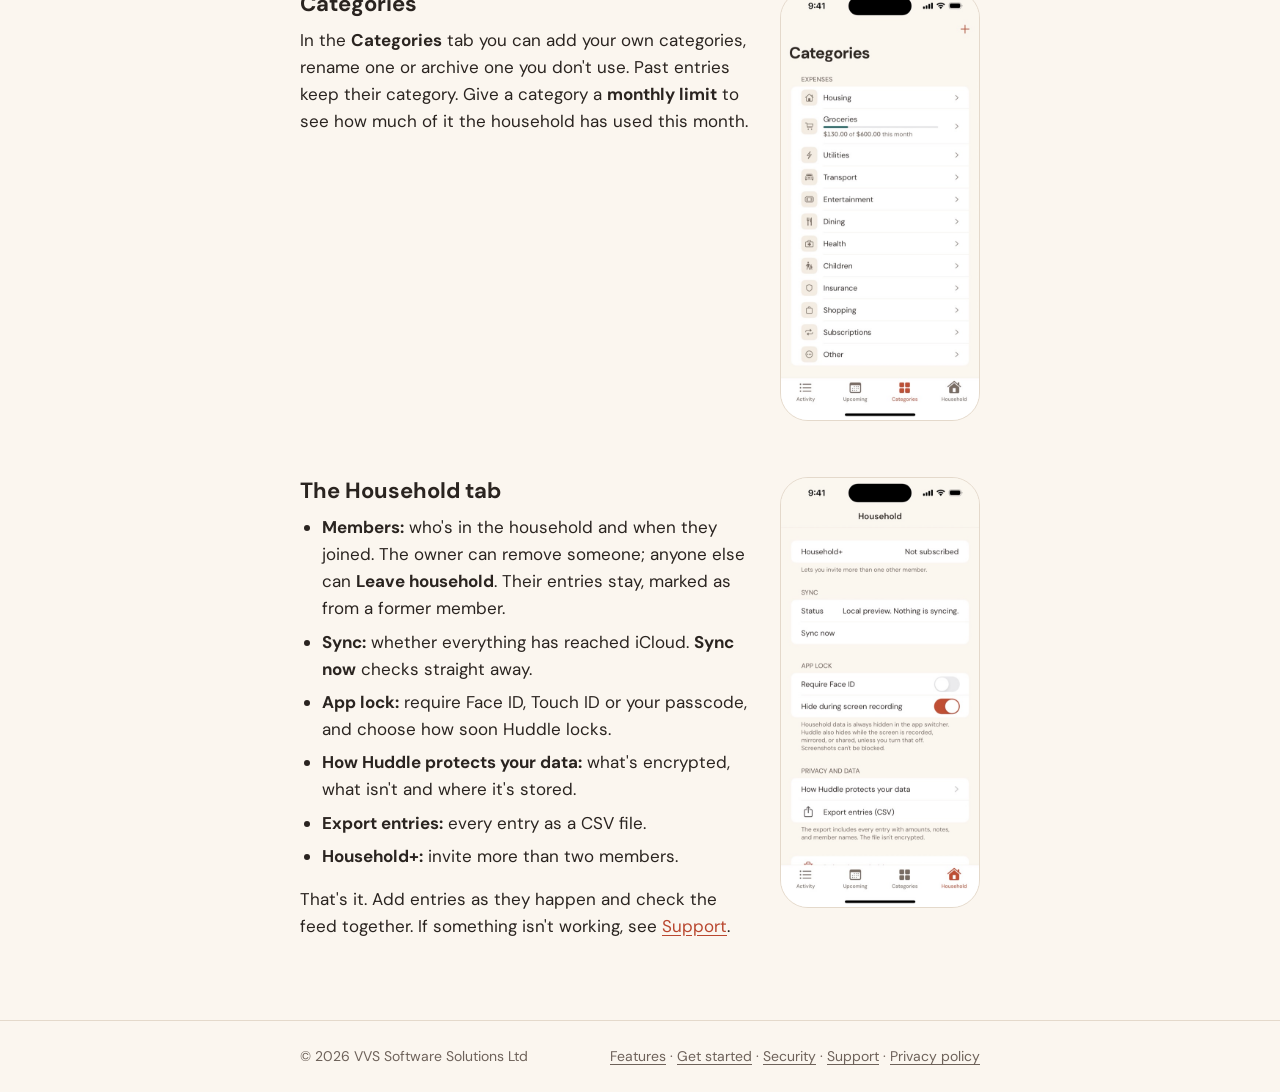
<file: guide.html>
<!doctype html>
<html lang="en">
<head>
<meta charset="utf-8">
<meta name="viewport" content="width=device-width, initial-scale=1">
<title>Get started — Huddle</title>
<meta name="description" content="Set up Huddle in about five minutes: create a household, invite your partner, add entries, fix mistakes and set up repeating bills.">
<link rel="icon" href="icon.svg" type="image/svg+xml">
<link rel="preconnect" href="https://fonts.googleapis.com">
<link rel="preconnect" href="https://fonts.gstatic.com" crossorigin>
<link rel="stylesheet" href="https://fonts.googleapis.com/css2?family=DM+Sans:opsz,wght@9..40,400;9..40,600;9..40,700&family=Plus+Jakarta+Sans:wght@600;700&display=swap">
<link rel="stylesheet" href="style.css">
</head>
<body>
<header class="site-header">
  <div class="wrap">
    <a class="brand" href="index.html"><svg viewBox="0 0 1024 1024" aria-hidden="true"><rect width="1024" height="1024" rx="228" fill="#B9472F"/><rect x="310" y="310" width="140" height="480" rx="70" fill="#FBF6EF" transform="rotate(12.4 380 790)"/><rect x="574" y="310" width="140" height="480" rx="70" fill="#E8B04B" transform="rotate(-12.4 644 790)"/><circle cx="512" cy="742" r="40" fill="#FBF6EF"/></svg>Huddle</a>
    <nav class="site-nav" aria-label="Main">
      <a href="features.html">Features</a>
      <a href="guide.html" aria-current="page">Get started</a>
      <a href="security.html">Security</a>
      <a href="support.html">Support</a>
    </nav>
  </div>
</header>

<main>
  <div class="wrap">
    <h1>Get started</h1>
    <p class="lede">Setup takes about five minutes. One person creates the household and the other joins it.</p>

    <figure class="video">
      <video controls preload="none" playsinline poster="media/walkthrough-poster.jpg" aria-label="Huddle walkthrough video">
        <source src="media/huddle-walkthrough.mp4" type="video/mp4">
        <a href="media/huddle-walkthrough.mp4">Download the walkthrough video</a>
      </video>
      <figcaption>Prefer to watch? This tour covers everything on this page in under three minutes. The screens in this guide come from a demo household that doesn't sync, so they say "Local preview" where your app shows its sync status.</figcaption>
    </figure>

    <nav class="on-this-page" aria-label="On this page">
      <a href="#need">What you need</a>
      <a href="#setup">Set up</a>
      <a href="#entries">Add entries</a>
      <a href="#feed">The feed</a>
      <a href="#mistakes">Fix mistakes</a>
      <a href="#repeating">Repeating entries</a>
      <a href="#categories">Categories</a>
      <a href="#household">Household tab</a>
    </nav>

    <section class="section" id="need">
      <h2>What you need</h2>
      <ul>
        <li>An iPhone or iPad for each person, with iOS or iPadOS 17 or later.</li>
        <li>Each person signed in to iCloud with their own Apple Account. To check, go to <strong>Settings → [your name]</strong>. If you see "Sign in to your iPhone", sign in first.</li>
      </ul>
      <p>Huddle keeps your household in iCloud, so it has no account or password of its own.</p>
    </section>

    <section class="section" id="setup">
      <h2>Set up your household</h2>
      <h3>1. Install Huddle (both of you)</h3>
      <p>Huddle is in beta on TestFlight. <a href="support.html#beta">Ask for an invite</a>, open it on your iPhone, then tap <strong>Accept</strong> and <strong>Install</strong>.</p>

      <div class="with-shot">
        <div>
          <h3>2. Create the household (one person)</h3>
          <ol>
            <li>Enter a <strong>Household name</strong>, for example <em>The Smith House</em>.</li>
            <li>Pick the household's <strong>Currency</strong>. It can't be changed later.</li>
            <li>Enter <strong>Your name</strong>. Members see it next to the entries you add.</li>
            <li>Tap <strong>Create household</strong>.</li>
          </ol>
          <p class="muted">The household belongs to the person who creates it, and its data counts towards their iCloud storage. Day to day, everyone in it has the same access.</p>
        </div>
        <figure><img class="shot" src="images/welcome.jpg" width="540" height="1170" loading="lazy" alt="The setup screen with the household name, currency and your name"></figure>
      </div>
      <div class="with-shot">
        <div>
          <h3>3. Invite your partner</h3>
          <ol>
            <li>Open the <strong>Household</strong> tab and tap <strong>Invite a member</strong>.</li>
            <li>Send the link with Messages, Mail or <strong>Copy Link</strong>.</li>
          </ol>
          <p class="muted">Huddle is free for two people. Inviting a third needs Household+.</p>

          <h3>4. Your partner joins</h3>
          <ol>
            <li>With Huddle installed, open the invitation link on your iPhone or iPad.</li>
            <li>Confirm you want to open it in Huddle. You'll see "Joining the household…".</li>
            <li>Enter <strong>your name</strong> and tap <strong>Continue</strong>.</li>
          </ol>
          <p>The shared feed appears, with anything already added.</p>
        </div>
        <figure><img class="shot" src="images/household.jpg" width="540" height="1170" loading="lazy" alt="The Household tab with the household name, currency, time zone and members"></figure>
      </div>
      <div class="note"><p><strong>Not seeing the household?</strong> Make sure you opened the link on a device signed in to the iCloud account the invitation was sent to, then pull down on the feed to refresh.</p></div>
    </section>

    <section class="section" id="entries">
      <h2>Add entries</h2>
      <p>On the <strong>Activity</strong> tab, type into the bar at the bottom the way you'd send a message: an amount and a category, in any order. Huddle shows how it reads the line before you tap send.</p>
      <div class="table">
        <table>
          <thead><tr><th>You type</th><th>Huddle adds</th></tr></thead>
          <tbody>
            <tr><td><span class="line">126.40 groceries</span></td><td>An expense of <span class="num">$126.40</span> in Groceries</td></tr>
            <tr><td><span class="line">groceries 126.40 weekly shop</span></td><td>The same, with the note "weekly shop"</td></tr>
            <tr><td><span class="line">+3000 salary</span></td><td>Income of <span class="num">$3,000.00</span>. A + means income; an income category such as Salary does too.</td></tr>
            <tr><td><span class="line">groc 54.20</span></td><td>An expense in Groceries. Partial or singular names like <em>groc</em> or <em>grocery</em> work.</td></tr>
            <tr><td><span class="line">126.40 groceries @sam</span></td><td>An expense in Groceries that Sam paid</td></tr>
          </tbody>
        </table>
      </div>
      <div class="with-shot">
        <div>
          <p>Anything Huddle doesn't recognise as the amount, category or payer becomes the note. If it can't find a category, the entry goes under "No category" and you can choose one later.</p>
          <p>For a different date or a longer note, tap <strong>+</strong> and choose <strong>Add expense</strong> or <strong>Add income</strong>. The form also lets you set who paid, or mark it as a personal expense.</p>
        </div>
        <figure><img class="shot" src="images/quick.jpg" width="540" height="1170" loading="lazy" alt="Typing 126.40 groceries weekly shop, with the preview above the bar"></figure>
      </div>
    </section>

    <section class="section" id="feed">
      <div class="with-shot">
        <div>
          <h2>Read the feed and totals</h2>
          <p>The top of the Activity tab shows the month's <strong>household net</strong>, with income and expenses beneath it. Use the arrows to see earlier months.</p>
          <p><strong>Who paid</strong> appears once an entry says who paid. It shows each person's share of the household's spending, and personal spending separately.</p>
          <p><strong>Available to spend</strong>, above the entry bar, is the month's net plus the repeating income and bills still due this month.</p>
        </div>
        <figure><img class="shot" src="images/feed.jpg" width="540" height="1170" loading="lazy" alt="The month's household net, income and expenses, with who paid"></figure>
      </div>
    </section>

    <section class="section" id="mistakes">
      <div class="with-shot">
        <div>
          <h2>Fix mistakes</h2>
          <h3>Change an amount</h3>
          <p>Tap the entry, change the amount and tap <strong>Save</strong>. It's saved as a correction: the feed shows <em>Corrected from <span class="num">$18.50</span></em>, and the original stays in the entry's history.</p>
          <h3>Delete an entry</h3>
          <p>Tap the entry, then <strong>Delete entry</strong>. It leaves the totals, and you can still see it under <strong>Filter → Show deleted entries</strong>.</p>
          <h3>Needs review</h3>
          <p>If you both change the same entry at once, or one of you was offline, both changes count and the entry waits under <strong>Needs review</strong>. Either of you taps it and chooses <strong>Keep</strong>, or enters the right amount.</p>
        </div>
        <figure><img class="shot" src="images/review.jpg" width="540" height="1170" loading="lazy" alt="Editing an entry that was corrected on two devices at once, with Keep $130.00"></figure>
      </div>
    </section>

    <section class="section" id="repeating">
      <div class="with-shot">
        <div>
          <h2>Repeating entries</h2>
          <p>Open the <strong>Upcoming</strong> tab and tap <strong>+</strong>. Enter the amount, a name such as Rent, how often it repeats and when it starts. You can also set <strong>Repeat</strong> when adding an entry with the full form.</p>
          <p>Huddle adds a real entry on each date, once, even with two phones in different time zones. Upcoming lists what's due in the next 30 days. To end one, open it and tap <strong>Stop repeating</strong>; entries it has already added stay.</p>
        </div>
        <figure><img class="shot" src="images/repeat-form.jpg" width="540" height="1170" loading="lazy" alt="A new repeating entry: Rent, 1,800, every month"></figure>
      </div>
    </section>

    <section class="section" id="categories">
      <div class="with-shot">
        <div>
          <h2>Categories</h2>
          <p>In the <strong>Categories</strong> tab you can add your own categories, rename one or archive one you don't use. Past entries keep their category. Give a category a <strong>monthly limit</strong> to see how much of it the household has used this month.</p>
        </div>
        <figure><img class="shot" src="images/categories.jpg" width="540" height="1170" loading="lazy" alt="The Categories tab with a monthly limit on Groceries"></figure>
      </div>
    </section>

    <section class="section" id="household">
      <div class="with-shot">
        <div>
          <h2>The Household tab</h2>
          <ul>
            <li><strong>Members:</strong> who's in the household and when they joined. The owner can remove someone; anyone else can <strong>Leave household</strong>. Their entries stay, marked as from a former member.</li>
            <li><strong>Sync:</strong> whether everything has reached iCloud. <strong>Sync now</strong> checks straight away.</li>
            <li><strong>App lock:</strong> require Face ID, Touch ID or your passcode, and choose how soon Huddle locks.</li>
            <li><strong>How Huddle protects your data:</strong> what's encrypted, what isn't and where it's stored.</li>
            <li><strong>Export entries:</strong> every entry as a CSV file.</li>
            <li><strong>Household+:</strong> invite more than two members.</li>
          </ul>
          <p>That's it. Add entries as they happen and check the feed together. If something isn't working, see <a href="support.html">Support</a>.</p>
        </div>
        <figure><img class="shot" src="images/privacy.jpg" width="540" height="1170" loading="lazy" alt="The Household tab with sync status, app lock, how Huddle protects your data and export"></figure>
      </div>
    </section>
  </div>
</main>

<footer class="site-footer">
  <div class="wrap">
    <span>© 2026 VVS Software Solutions Ltd</span>
    <span><a href="features.html">Features</a> · <a href="guide.html">Get started</a> · <a href="security.html">Security</a> · <a href="support.html">Support</a> · <a href="privacy.html">Privacy policy</a></span>
  </div>
</footer>
</body>
</html>
</file>
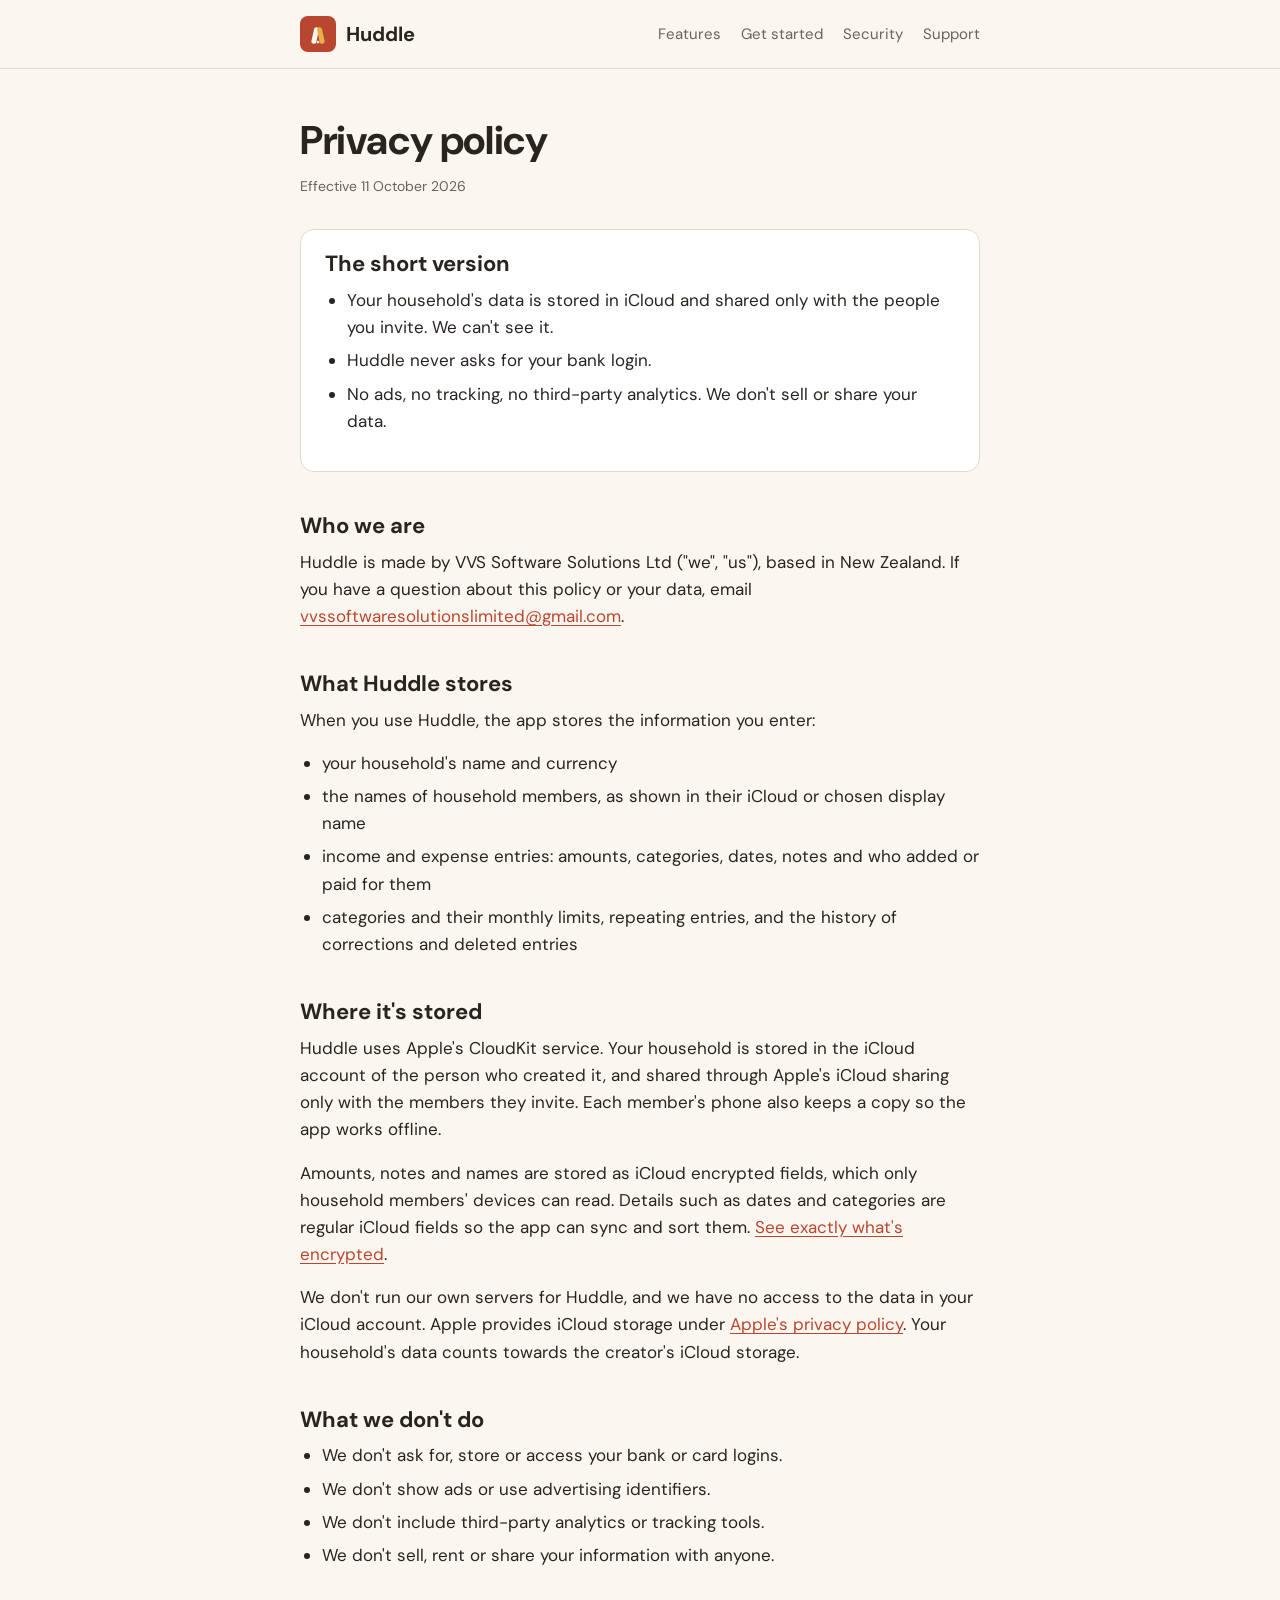
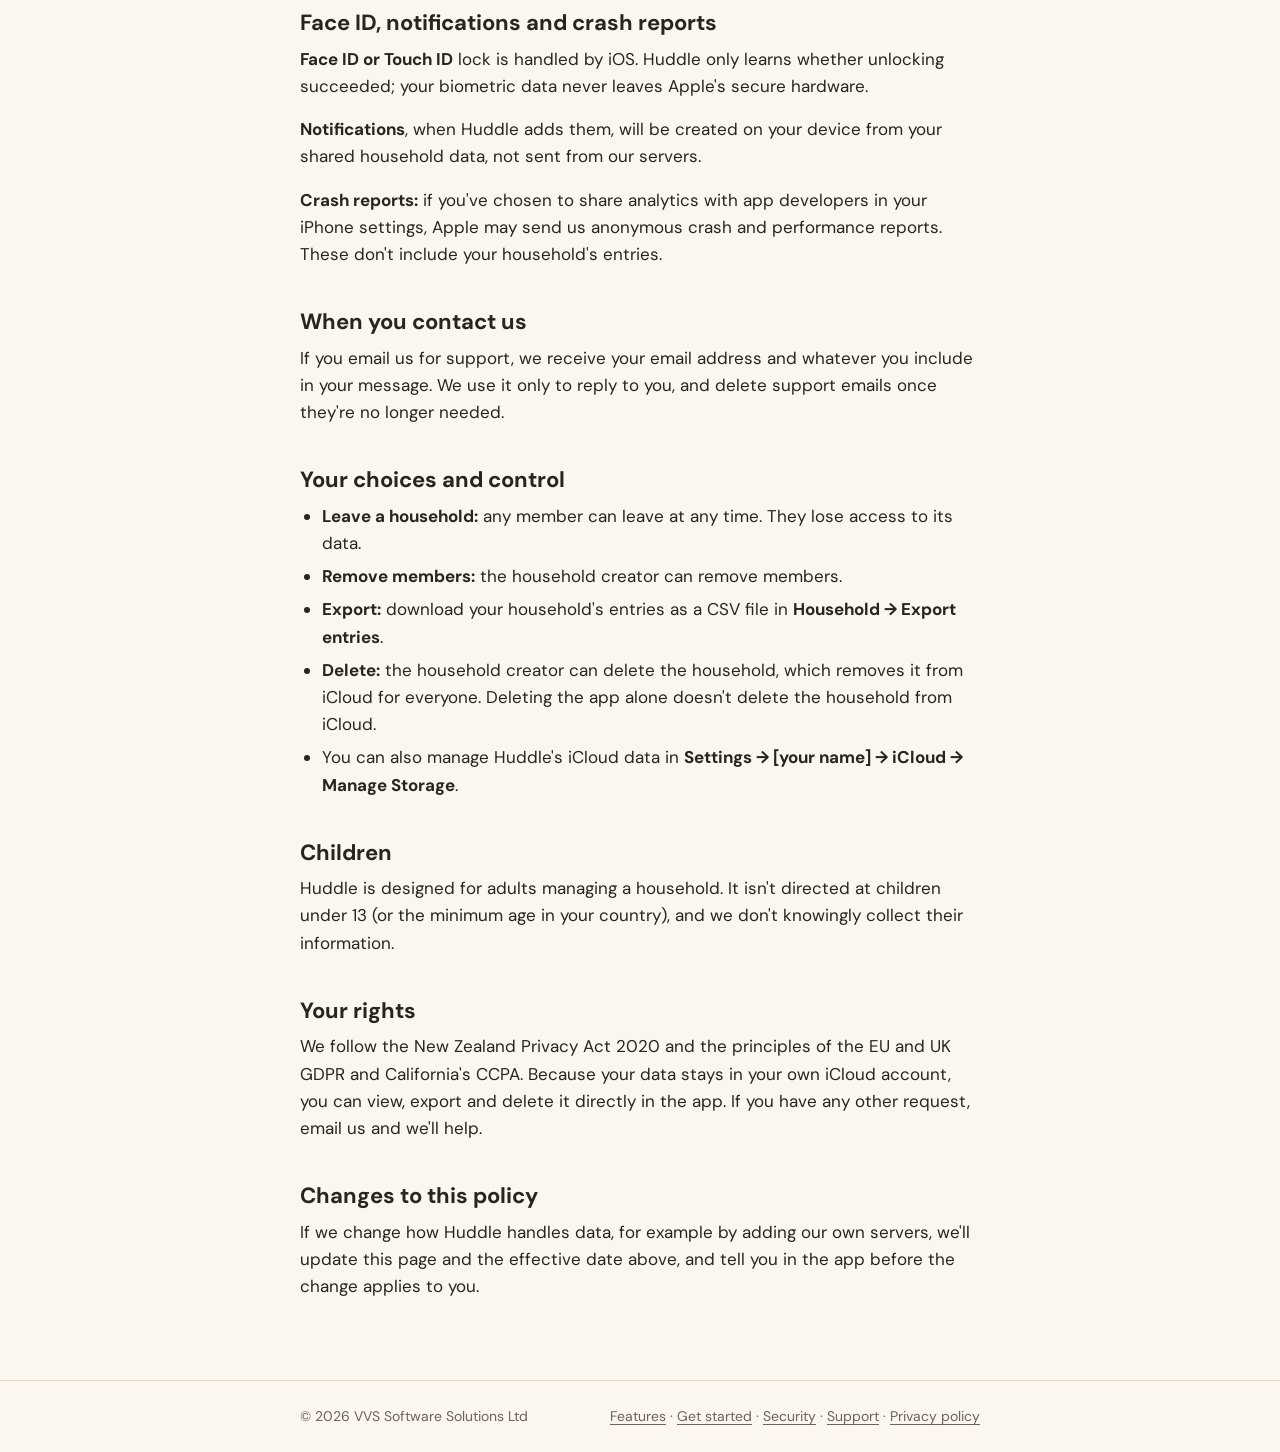
<file: privacy.html>
<!doctype html>
<html lang="en">
<head>
<meta charset="utf-8">
<meta name="viewport" content="width=device-width, initial-scale=1">
<title>Privacy Policy — Huddle</title>
<meta name="description" content="How Huddle handles your household's data: stored in iCloud, shared only with people you invite, no bank logins, no tracking.">
<link rel="icon" href="icon.svg" type="image/svg+xml">
<link rel="preconnect" href="https://fonts.googleapis.com">
<link rel="preconnect" href="https://fonts.gstatic.com" crossorigin>
<link rel="stylesheet" href="https://fonts.googleapis.com/css2?family=DM+Sans:opsz,wght@9..40,400;9..40,600;9..40,700&family=Plus+Jakarta+Sans:wght@600;700&display=swap">
<link rel="stylesheet" href="style.css">
</head>
<body>
<header class="site-header">
  <div class="wrap">
    <a class="brand" href="index.html"><svg viewBox="0 0 1024 1024" aria-hidden="true"><rect width="1024" height="1024" rx="228" fill="#B9472F"/><rect x="310" y="310" width="140" height="480" rx="70" fill="#FBF6EF" transform="rotate(12.4 380 790)"/><rect x="574" y="310" width="140" height="480" rx="70" fill="#E8B04B" transform="rotate(-12.4 644 790)"/><circle cx="512" cy="742" r="40" fill="#FBF6EF"/></svg>Huddle</a>
    <nav class="site-nav" aria-label="Main">
      <a href="features.html">Features</a>
      <a href="guide.html">Get started</a>
      <a href="security.html">Security</a>
      <a href="support.html">Support</a>
    </nav>
  </div>
</header>

<main>
  <div class="wrap">
    <h1>Privacy policy</h1>
    <p class="meta">Effective 11 October 2026</p>

    <div class="card">
      <h2>The short version</h2>
      <ul>
        <li>Your household's data is stored in iCloud and shared only with the people you invite. We can't see it.</li>
        <li>Huddle never asks for your bank login.</li>
        <li>No ads, no tracking, no third-party analytics. We don't sell or share your data.</li>
      </ul>
    </div>

    <h2>Who we are</h2>
    <p>Huddle is made by VVS Software Solutions Ltd ("we", "us"), based in New Zealand. If you have a question about this policy or your data, email <a href="mailto:vvssoftwaresolutionslimited@gmail.com">vvssoftwaresolutionslimited@gmail.com</a>.</p>

    <h2>What Huddle stores</h2>
    <p>When you use Huddle, the app stores the information you enter:</p>
    <ul>
      <li>your household's name and currency</li>
      <li>the names of household members, as shown in their iCloud or chosen display name</li>
      <li>income and expense entries: amounts, categories, dates, notes and who added or paid for them</li>
      <li>categories and their monthly limits, repeating entries, and the history of corrections and deleted entries</li>
    </ul>

    <h2>Where it's stored</h2>
    <p>Huddle uses Apple's CloudKit service. Your household is stored in the iCloud account of the person who created it, and shared through Apple's iCloud sharing only with the members they invite. Each member's phone also keeps a copy so the app works offline.</p>
    <p>Amounts, notes and names are stored as iCloud encrypted fields, which only household members' devices can read. Details such as dates and categories are regular iCloud fields so the app can sync and sort them. <a href="security.html">See exactly what's encrypted</a>.</p>
    <p>We don't run our own servers for Huddle, and we have no access to the data in your iCloud account. Apple provides iCloud storage under <a href="https://www.apple.com/legal/privacy/">Apple's privacy policy</a>. Your household's data counts towards the creator's iCloud storage.</p>

    <h2>What we don't do</h2>
    <ul>
      <li>We don't ask for, store or access your bank or card logins.</li>
      <li>We don't show ads or use advertising identifiers.</li>
      <li>We don't include third-party analytics or tracking tools.</li>
      <li>We don't sell, rent or share your information with anyone.</li>
    </ul>

    <h2>Face ID, notifications and crash reports</h2>
    <p><strong>Face ID or Touch ID</strong> lock is handled by iOS. Huddle only learns whether unlocking succeeded; your biometric data never leaves Apple's secure hardware.</p>
    <p><strong>Notifications</strong>, when Huddle adds them, will be created on your device from your shared household data, not sent from our servers.</p>
    <p><strong>Crash reports:</strong> if you've chosen to share analytics with app developers in your iPhone settings, Apple may send us anonymous crash and performance reports. These don't include your household's entries.</p>

    <h2>When you contact us</h2>
    <p>If you email us for support, we receive your email address and whatever you include in your message. We use it only to reply to you, and delete support emails once they're no longer needed.</p>

    <h2>Your choices and control</h2>
    <ul>
      <li><strong>Leave a household:</strong> any member can leave at any time. They lose access to its data.</li>
      <li><strong>Remove members:</strong> the household creator can remove members.</li>
      <li><strong>Export:</strong> download your household's entries as a CSV file in <strong>Household → Export entries</strong>.</li>
      <li><strong>Delete:</strong> the household creator can delete the household, which removes it from iCloud for everyone. Deleting the app alone doesn't delete the household from iCloud.</li>
      <li>You can also manage Huddle's iCloud data in <strong>Settings → [your name] → iCloud → Manage Storage</strong>.</li>
    </ul>

    <h2>Children</h2>
    <p>Huddle is designed for adults managing a household. It isn't directed at children under 13 (or the minimum age in your country), and we don't knowingly collect their information.</p>

    <h2>Your rights</h2>
    <p>We follow the New Zealand Privacy Act 2020 and the principles of the EU and UK GDPR and California's CCPA. Because your data stays in your own iCloud account, you can view, export and delete it directly in the app. If you have any other request, email us and we'll help.</p>

    <h2>Changes to this policy</h2>
    <p>If we change how Huddle handles data, for example by adding our own servers, we'll update this page and the effective date above, and tell you in the app before the change applies to you.</p>
  </div>
</main>

<footer class="site-footer">
  <div class="wrap">
    <span>© 2026 VVS Software Solutions Ltd</span>
    <span><a href="features.html">Features</a> · <a href="guide.html">Get started</a> · <a href="security.html">Security</a> · <a href="support.html">Support</a> · <a href="privacy.html">Privacy policy</a></span>
  </div>
</footer>
</body>
</html>
</file>
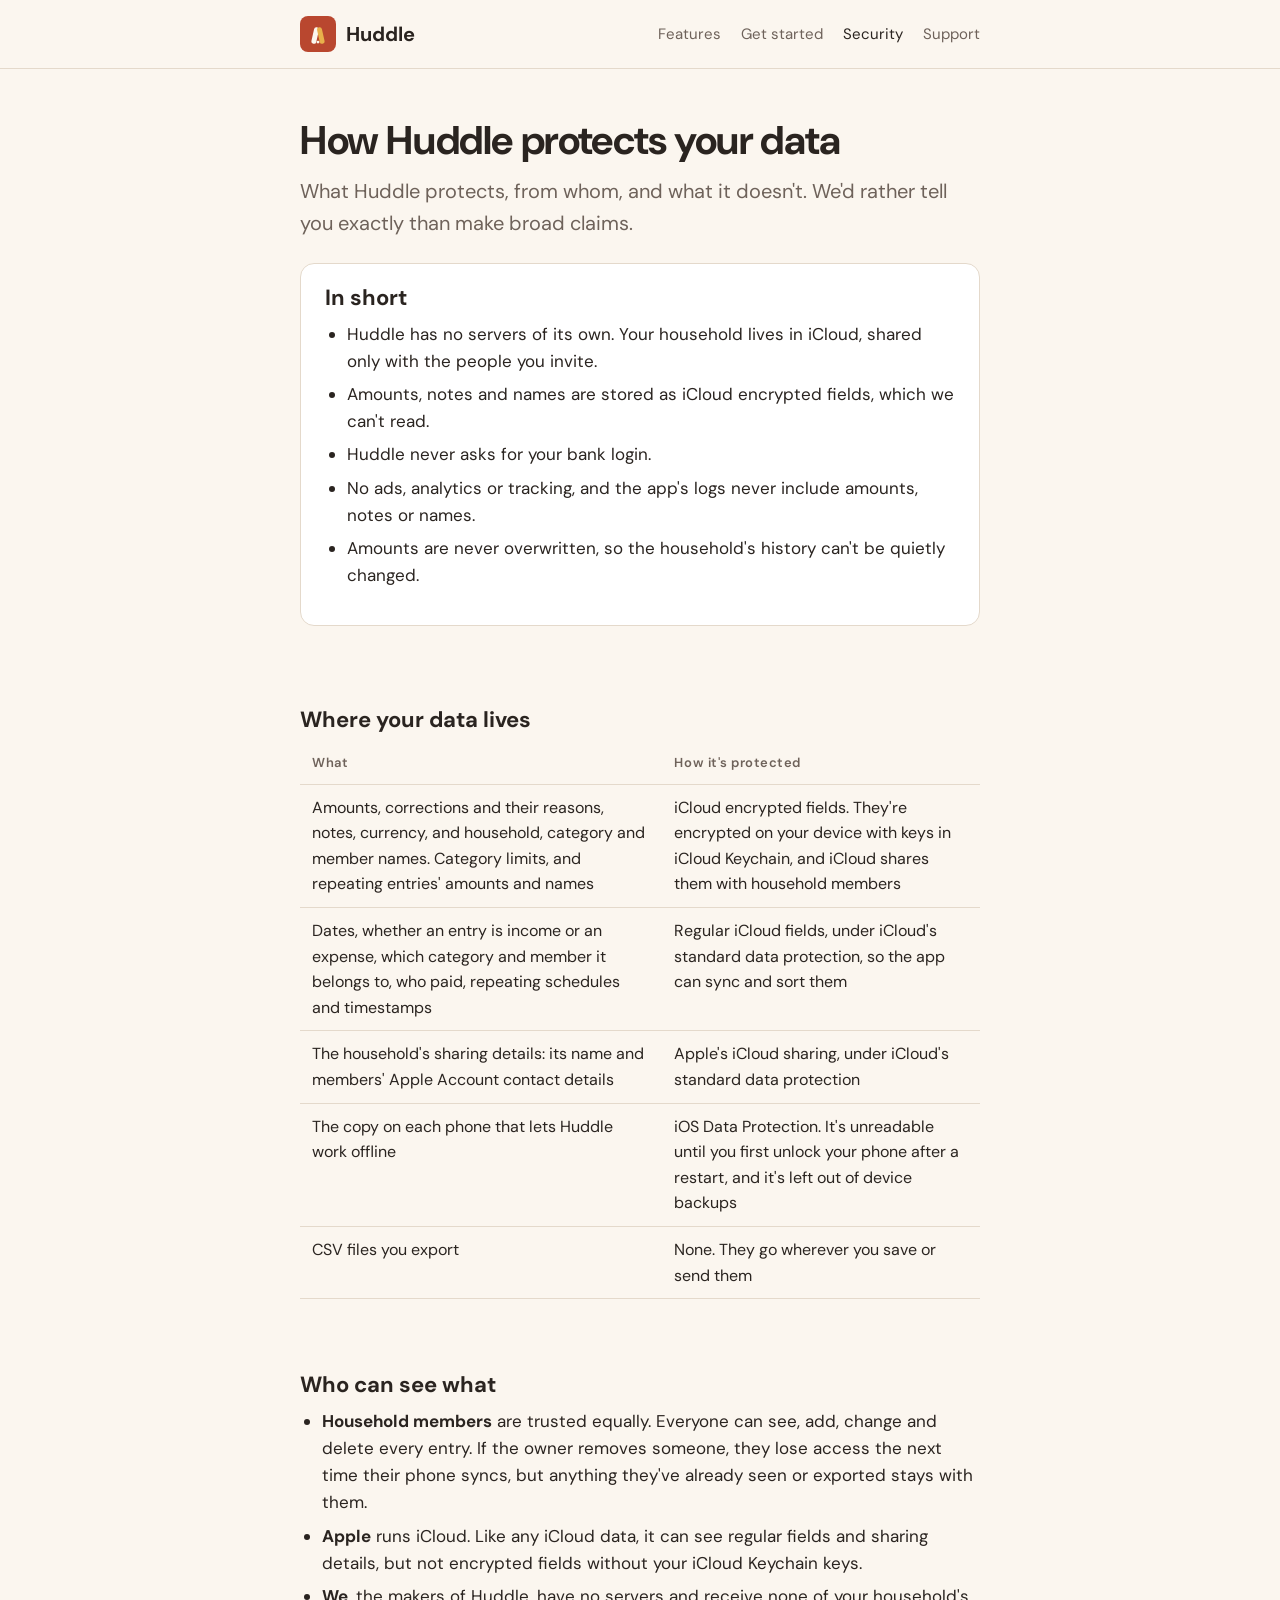
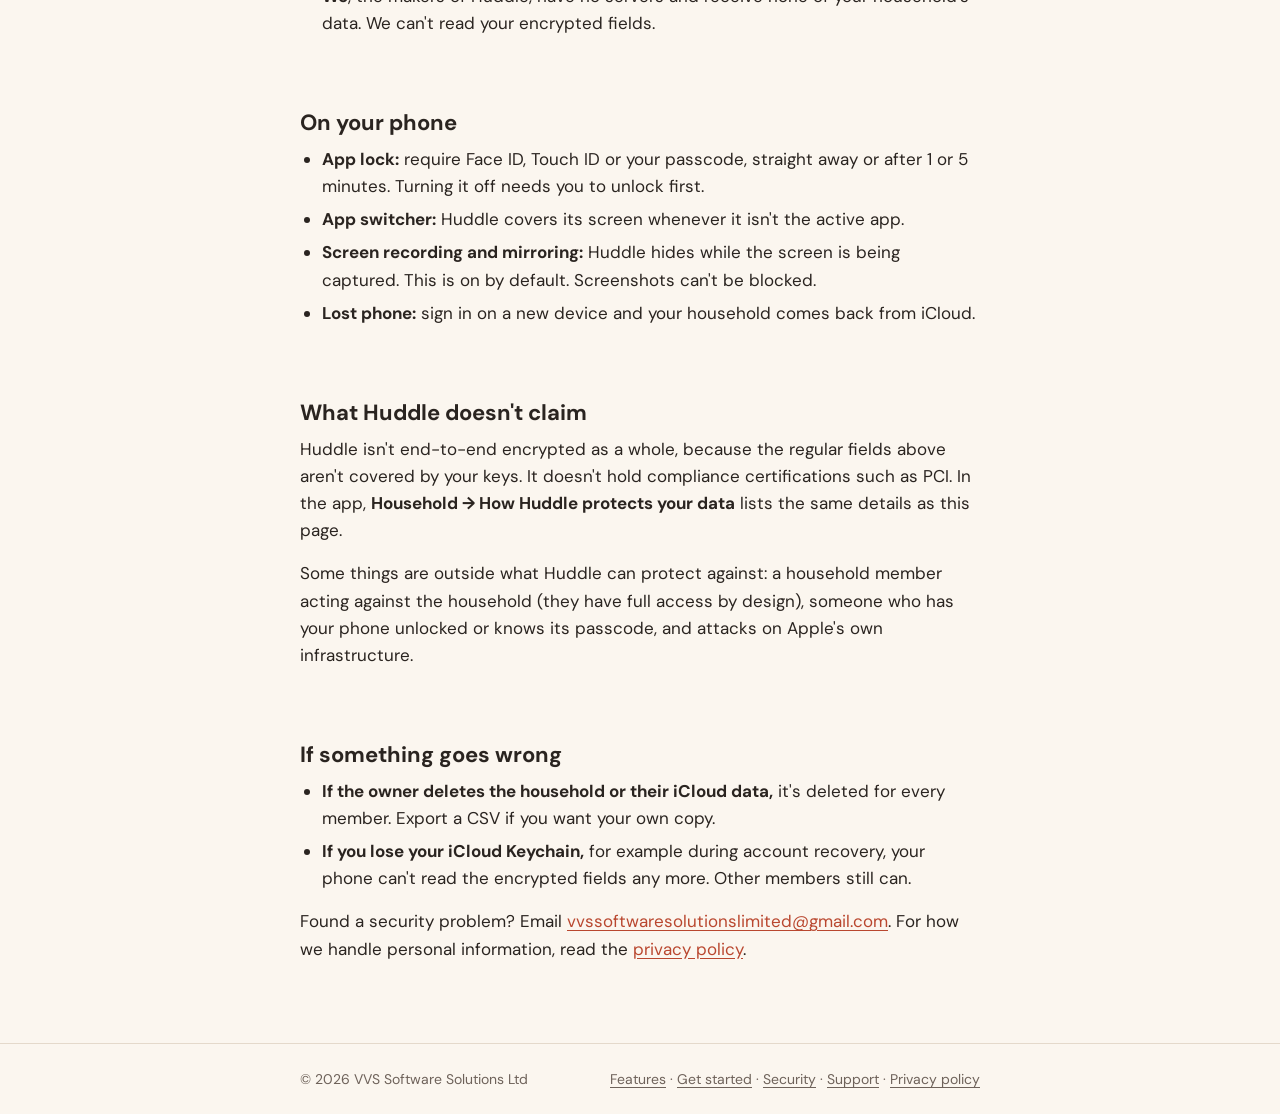
<file: security.html>
<!doctype html>
<html lang="en">
<head>
<meta charset="utf-8">
<meta name="viewport" content="width=device-width, initial-scale=1">
<title>Security — Huddle</title>
<meta name="description" content="How Huddle protects your household's data: iCloud encrypted fields, no servers of its own, app lock, and an honest account of what isn't covered.">
<link rel="icon" href="icon.svg" type="image/svg+xml">
<link rel="preconnect" href="https://fonts.googleapis.com">
<link rel="preconnect" href="https://fonts.gstatic.com" crossorigin>
<link rel="stylesheet" href="https://fonts.googleapis.com/css2?family=DM+Sans:opsz,wght@9..40,400;9..40,600;9..40,700&family=Plus+Jakarta+Sans:wght@600;700&display=swap">
<link rel="stylesheet" href="style.css">
</head>
<body>
<header class="site-header">
  <div class="wrap">
    <a class="brand" href="index.html"><svg viewBox="0 0 1024 1024" aria-hidden="true"><rect width="1024" height="1024" rx="228" fill="#B9472F"/><rect x="310" y="310" width="140" height="480" rx="70" fill="#FBF6EF" transform="rotate(12.4 380 790)"/><rect x="574" y="310" width="140" height="480" rx="70" fill="#E8B04B" transform="rotate(-12.4 644 790)"/><circle cx="512" cy="742" r="40" fill="#FBF6EF"/></svg>Huddle</a>
    <nav class="site-nav" aria-label="Main">
      <a href="features.html">Features</a>
      <a href="guide.html">Get started</a>
      <a href="security.html" aria-current="page">Security</a>
      <a href="support.html">Support</a>
    </nav>
  </div>
</header>

<main>
  <div class="wrap">
    <h1>How Huddle protects your data</h1>
    <p class="lede">What Huddle protects, from whom, and what it doesn't. We'd rather tell you exactly than make broad claims.</p>

    <div class="card">
      <h2>In short</h2>
      <ul>
        <li>Huddle has no servers of its own. Your household lives in iCloud, shared only with the people you invite.</li>
        <li>Amounts, notes and names are stored as iCloud encrypted fields, which we can't read.</li>
        <li>Huddle never asks for your bank login.</li>
        <li>No ads, analytics or tracking, and the app's logs never include amounts, notes or names.</li>
        <li>Amounts are never overwritten, so the household's history can't be quietly changed.</li>
      </ul>
    </div>

    <section class="section">
      <h2>Where your data lives</h2>
      <div class="table">
        <table>
          <thead><tr><th>What</th><th>How it's protected</th></tr></thead>
          <tbody>
            <tr><td>Amounts, corrections and their reasons, notes, currency, and household, category and member names. Category limits, and repeating entries' amounts and names</td><td>iCloud encrypted fields. They're encrypted on your device with keys in iCloud Keychain, and iCloud shares them with household members</td></tr>
            <tr><td>Dates, whether an entry is income or an expense, which category and member it belongs to, who paid, repeating schedules and timestamps</td><td>Regular iCloud fields, under iCloud's standard data protection, so the app can sync and sort them</td></tr>
            <tr><td>The household's sharing details: its name and members' Apple Account contact details</td><td>Apple's iCloud sharing, under iCloud's standard data protection</td></tr>
            <tr><td>The copy on each phone that lets Huddle work offline</td><td>iOS Data Protection. It's unreadable until you first unlock your phone after a restart, and it's left out of device backups</td></tr>
            <tr><td>CSV files you export</td><td>None. They go wherever you save or send them</td></tr>
          </tbody>
        </table>
      </div>
    </section>

    <section class="section">
      <h2>Who can see what</h2>
      <ul>
        <li><strong>Household members</strong> are trusted equally. Everyone can see, add, change and delete every entry. If the owner removes someone, they lose access the next time their phone syncs, but anything they've already seen or exported stays with them.</li>
        <li><strong>Apple</strong> runs iCloud. Like any iCloud data, it can see regular fields and sharing details, but not encrypted fields without your iCloud Keychain keys.</li>
        <li><strong>We</strong>, the makers of Huddle, have no servers and receive none of your household's data. We can't read your encrypted fields.</li>
      </ul>
    </section>

    <section class="section">
      <h2>On your phone</h2>
      <ul>
        <li><strong>App lock:</strong> require Face ID, Touch ID or your passcode, straight away or after 1 or 5 minutes. Turning it off needs you to unlock first.</li>
        <li><strong>App switcher:</strong> Huddle covers its screen whenever it isn't the active app.</li>
        <li><strong>Screen recording and mirroring:</strong> Huddle hides while the screen is being captured. This is on by default. Screenshots can't be blocked.</li>
        <li><strong>Lost phone:</strong> sign in on a new device and your household comes back from iCloud.</li>
      </ul>
    </section>

    <section class="section">
      <h2>What Huddle doesn't claim</h2>
      <p>Huddle isn't end-to-end encrypted as a whole, because the regular fields above aren't covered by your keys. It doesn't hold compliance certifications such as PCI. In the app, <strong>Household → How Huddle protects your data</strong> lists the same details as this page.</p>
      <p>Some things are outside what Huddle can protect against: a household member acting against the household (they have full access by design), someone who has your phone unlocked or knows its passcode, and attacks on Apple's own infrastructure.</p>
    </section>

    <section class="section">
      <h2>If something goes wrong</h2>
      <ul>
        <li><strong>If the owner deletes the household or their iCloud data,</strong> it's deleted for every member. Export a CSV if you want your own copy.</li>
        <li><strong>If you lose your iCloud Keychain,</strong> for example during account recovery, your phone can't read the encrypted fields any more. Other members still can.</li>
      </ul>
      <p>Found a security problem? Email <a href="mailto:vvssoftwaresolutionslimited@gmail.com?subject=Huddle%20security">vvssoftwaresolutionslimited@gmail.com</a>. For how we handle personal information, read the <a href="privacy.html">privacy policy</a>.</p>
    </section>
  </div>
</main>

<footer class="site-footer">
  <div class="wrap">
    <span>© 2026 VVS Software Solutions Ltd</span>
    <span><a href="features.html">Features</a> · <a href="guide.html">Get started</a> · <a href="security.html">Security</a> · <a href="support.html">Support</a> · <a href="privacy.html">Privacy policy</a></span>
  </div>
</footer>
</body>
</html>
</file>
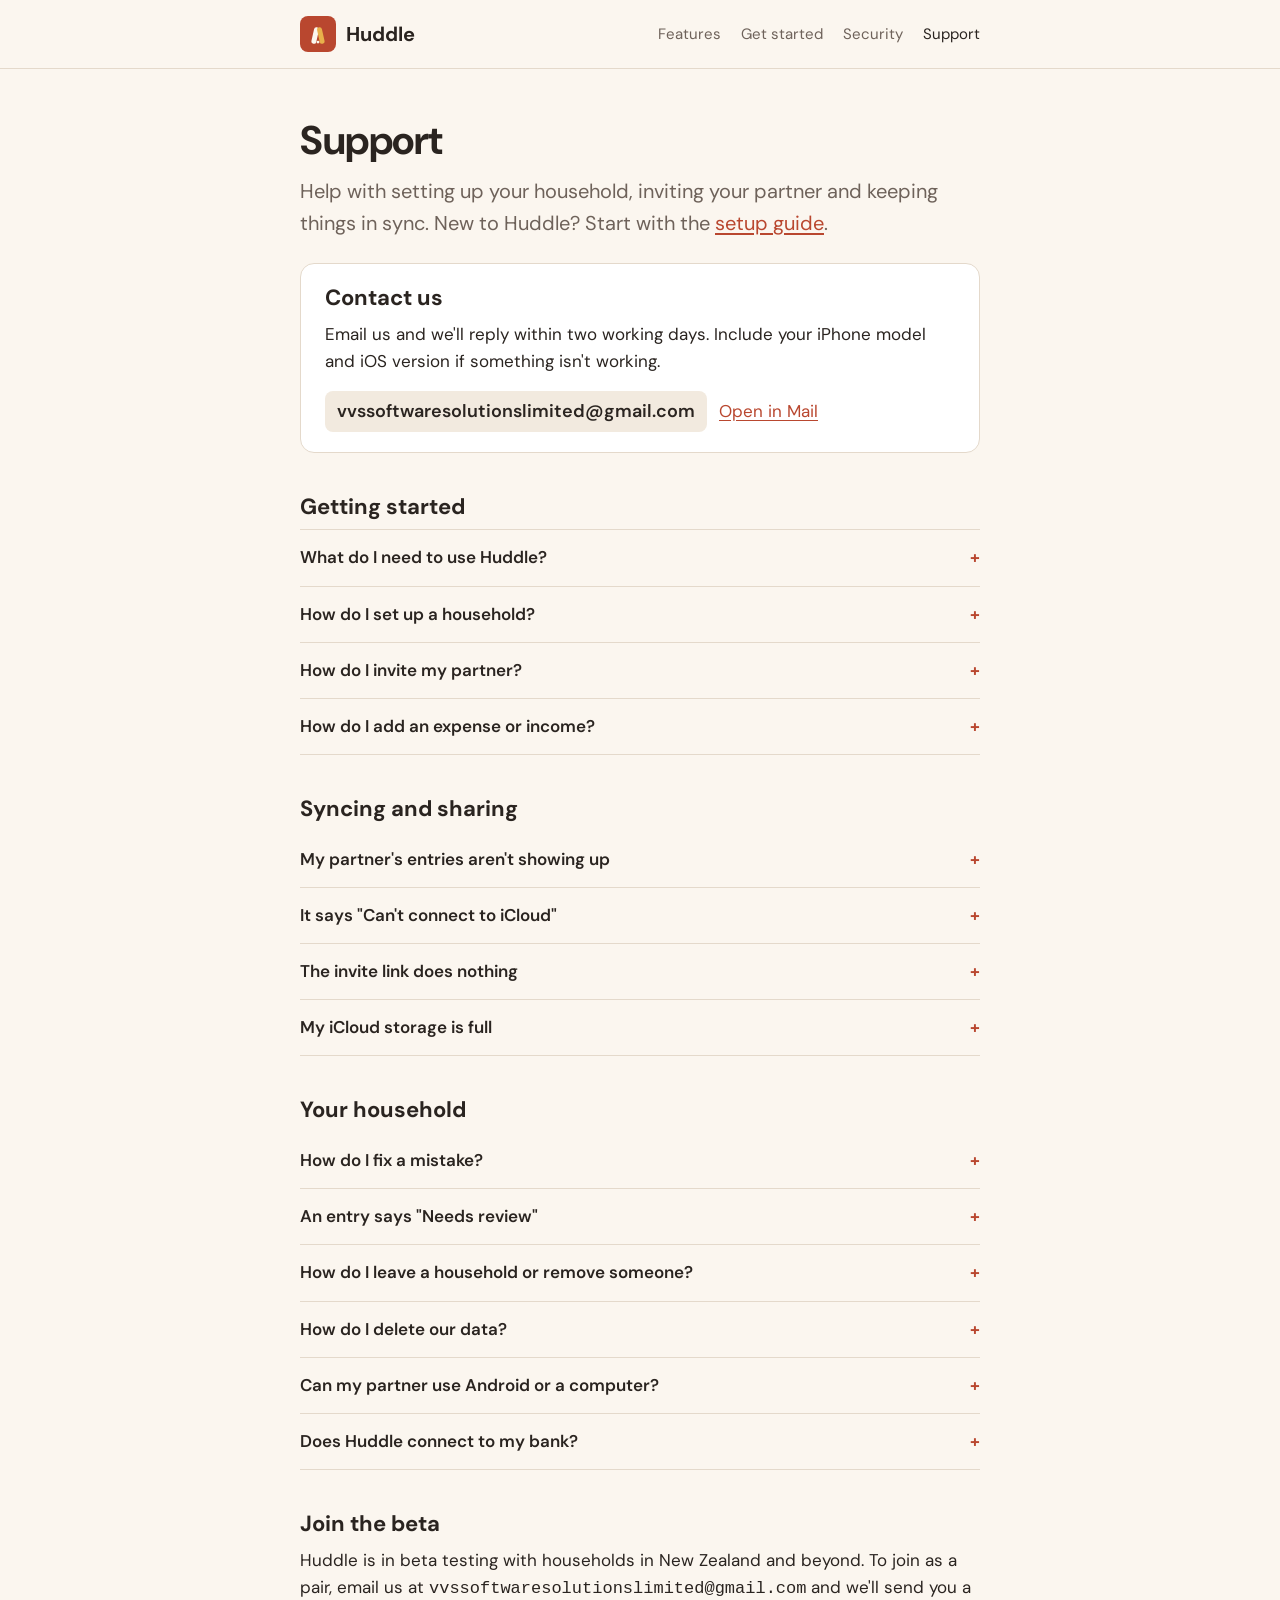
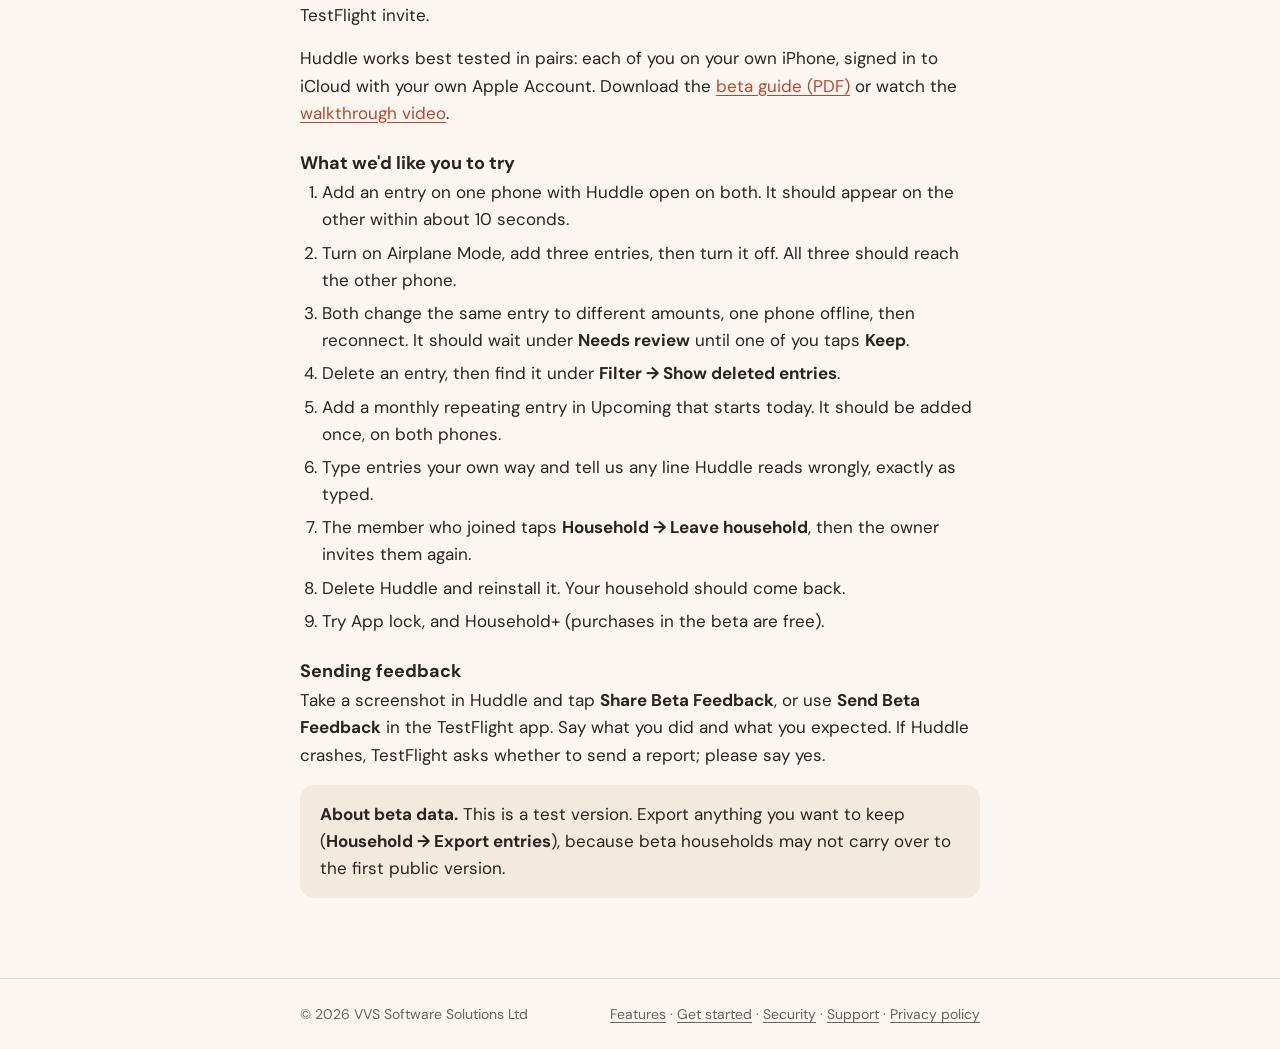
<file: support.html>
<!doctype html>
<html lang="en">
<head>
<meta charset="utf-8">
<meta name="viewport" content="width=device-width, initial-scale=1">
<title>Support — Huddle</title>
<meta name="description" content="Get help with Huddle: setting up a household, inviting your partner, syncing and privacy.">
<link rel="icon" href="icon.svg" type="image/svg+xml">
<link rel="preconnect" href="https://fonts.googleapis.com">
<link rel="preconnect" href="https://fonts.gstatic.com" crossorigin>
<link rel="stylesheet" href="https://fonts.googleapis.com/css2?family=DM+Sans:opsz,wght@9..40,400;9..40,600;9..40,700&family=Plus+Jakarta+Sans:wght@600;700&display=swap">
<link rel="stylesheet" href="style.css">
</head>
<body>
<header class="site-header">
  <div class="wrap">
    <a class="brand" href="index.html"><svg viewBox="0 0 1024 1024" aria-hidden="true"><rect width="1024" height="1024" rx="228" fill="#B9472F"/><rect x="310" y="310" width="140" height="480" rx="70" fill="#FBF6EF" transform="rotate(12.4 380 790)"/><rect x="574" y="310" width="140" height="480" rx="70" fill="#E8B04B" transform="rotate(-12.4 644 790)"/><circle cx="512" cy="742" r="40" fill="#FBF6EF"/></svg>Huddle</a>
    <nav class="site-nav" aria-label="Main">
      <a href="features.html">Features</a>
      <a href="guide.html">Get started</a>
      <a href="security.html">Security</a>
      <a href="support.html" aria-current="page">Support</a>
    </nav>
  </div>
</header>

<main>
  <div class="wrap">
    <h1>Support</h1>
    <p class="lede">Help with setting up your household, inviting your partner and keeping things in sync. New to Huddle? Start with the <a href="guide.html">setup guide</a>.</p>

    <div class="card">
      <h2>Contact us</h2>
      <p>Email us and we'll reply within two working days. Include your iPhone model and iOS version if something isn't working.</p>
      <p class="email"><code>vvssoftwaresolutionslimited@gmail.com</code> <a href="mailto:vvssoftwaresolutionslimited@gmail.com?subject=Huddle%20support">Open in Mail</a></p>
    </div>

    <h2>Getting started</h2>
    <details>
      <summary>What do I need to use Huddle?</summary>
      <p>An iPhone or iPad with iOS or iPadOS 17 or later, signed in to iCloud. Check in <strong>Settings → [your name]</strong>. Each member of your household needs their own device and their own Apple Account.</p>
    </details>
    <details>
      <summary>How do I set up a household?</summary>
      <ol>
        <li>Open Huddle and enter a <strong>Household name</strong>.</li>
        <li>Choose the household's <strong>Currency</strong>. It can't be changed later.</li>
        <li>Enter <strong>Your name</strong> and tap <strong>Create household</strong>. You're the household's owner.</li>
      </ol>
    </details>
    <details>
      <summary>How do I invite my partner?</summary>
      <ol>
        <li>Go to the <strong>Household</strong> tab and tap <strong>Invite a member</strong>.</li>
        <li>Send the invite with Messages, Mail or <strong>Copy Link</strong>.</li>
        <li>Your partner installs Huddle, opens the link on their phone, enters their name and taps <strong>Continue</strong>.</li>
      </ol>
    </details>
    <details>
      <summary>How do I add an expense or income?</summary>
      <p>Type the amount and what it's for in the bar at the bottom of Activity, for example <span class="line">126.40 groceries</span>, and tap send. Start with <strong>+</strong> for income, like <span class="line">+3000 salary</span>, and add <span class="line">@sam</span> to record who paid. Or tap <strong>+</strong> next to the bar for the full form, with a date, category, note and who paid. <a href="guide.html#entries">More examples</a></p>
    </details>

    <h2>Syncing and sharing</h2>
    <details>
      <summary>My partner's entries aren't showing up</summary>
      <ol>
        <li>Check both phones are online and signed in to iCloud.</li>
        <li>Pull down on the activity feed to refresh, or tap <strong>Household → Sync now</strong>.</li>
        <li>Make sure your partner opened the invite on the iCloud account it was sent to.</li>
        <li>If it still doesn't sync, close Huddle completely and open it again.</li>
      </ol>
      <p>An entry marked "Saved on this device. Waiting to sync." will send when you're back online.</p>
    </details>
    <details>
      <summary>It says "Can't connect to iCloud"</summary>
      <p>Sign in to iCloud in <strong>Settings</strong>, then tap <strong>Try again</strong> in Huddle.</p>
    </details>
    <details>
      <summary>The invite link does nothing</summary>
      <p>Install Huddle first (from TestFlight during the beta), then tap the invite link again.</p>
    </details>
    <details>
      <summary>My iCloud storage is full</summary>
      <p>The household is stored in the creator's iCloud, so new entries can't sync if their storage is full. Free up space or upgrade storage in <strong>Settings → [your name] → iCloud</strong>.</p>
    </details>

    <h2>Your household</h2>
    <details>
      <summary>How do I fix a mistake?</summary>
      <p>Tap the entry, change the amount and tap <strong>Save</strong>. Huddle saves it as a correction, and the entry's history keeps the original. You can change the category, note or date any time. To remove an entry, tap <strong>Delete entry</strong>; you can still see it under <strong>Filter → Show deleted entries</strong>.</p>
    </details>
    <details>
      <summary>An entry says "Needs review"</summary>
      <p>Two of you changed the same amount at the same time, or one of you was offline. Both changes count until one of you taps the entry and chooses <strong>Keep</strong>, or enters the right amount.</p>
    </details>
    <details>
      <summary>How do I leave a household or remove someone?</summary>
      <p>Any member can leave in <strong>Household → Leave household</strong>. Their entries stay, marked as from a former member. The owner can remove members from <strong>Household → Members</strong>.</p>
    </details>
    <details>
      <summary>How do I delete our data?</summary>
      <p>The household's owner can delete the household from the <strong>Household</strong> tab. This removes it from iCloud for everyone and can't be undone, so export a CSV first (<strong>Household → Export entries</strong>) if you want a copy. Deleting the app alone doesn't delete the household.</p>
    </details>
    <details>
      <summary>Can my partner use Android or a computer?</summary>
      <p>Not yet. Huddle works on iPhone and iPad, with Mac coming next. Android and web are on our <a href="features.html#roadmap">roadmap</a>.</p>
    </details>
    <details>
      <summary>Does Huddle connect to my bank?</summary>
      <p>No. You add entries yourself, which keeps Huddle simple and private. Read <a href="security.html">how Huddle protects your data</a> and our <a href="privacy.html">privacy policy</a>.</p>
    </details>

    <h2 id="beta">Join the beta</h2>
    <p>Huddle is in beta testing with households in New Zealand and beyond. To join as a pair, email us at <code>vvssoftwaresolutionslimited@gmail.com</code> and we'll send you a TestFlight invite.</p>
    <p>Huddle works best tested in pairs: each of you on your own iPhone, signed in to iCloud with your own Apple Account. Download the <a href="media/huddle-beta-guide.pdf">beta guide (PDF)</a> or watch the <a href="index.html#tour">walkthrough video</a>.</p>

    <h3>What we'd like you to try</h3>
    <ol>
      <li>Add an entry on one phone with Huddle open on both. It should appear on the other within about 10 seconds.</li>
      <li>Turn on Airplane Mode, add three entries, then turn it off. All three should reach the other phone.</li>
      <li>Both change the same entry to different amounts, one phone offline, then reconnect. It should wait under <strong>Needs review</strong> until one of you taps <strong>Keep</strong>.</li>
      <li>Delete an entry, then find it under <strong>Filter → Show deleted entries</strong>.</li>
      <li>Add a monthly repeating entry in Upcoming that starts today. It should be added once, on both phones.</li>
      <li>Type entries your own way and tell us any line Huddle reads wrongly, exactly as typed.</li>
      <li>The member who joined taps <strong>Household → Leave household</strong>, then the owner invites them again.</li>
      <li>Delete Huddle and reinstall it. Your household should come back.</li>
      <li>Try App lock, and Household+ (purchases in the beta are free).</li>
    </ol>

    <h3>Sending feedback</h3>
    <p>Take a screenshot in Huddle and tap <strong>Share Beta Feedback</strong>, or use <strong>Send Beta Feedback</strong> in the TestFlight app. Say what you did and what you expected. If Huddle crashes, TestFlight asks whether to send a report; please say yes.</p>
    <div class="note"><p><strong>About beta data.</strong> This is a test version. Export anything you want to keep (<strong>Household → Export entries</strong>), because beta households may not carry over to the first public version.</p></div>
  </div>
</main>

<footer class="site-footer">
  <div class="wrap">
    <span>© 2026 VVS Software Solutions Ltd</span>
    <span><a href="features.html">Features</a> · <a href="guide.html">Get started</a> · <a href="security.html">Security</a> · <a href="support.html">Support</a> · <a href="privacy.html">Privacy policy</a></span>
  </div>
</footer>
</body>
</html>
</file>
<file: style.css>
/* Huddle site — design system v1.1: paper and ink, DM Sans for words, Plus Jakarta Sans for money. */
:root {
  --surface: #FBF6EF;
  --raised: #FFFFFF;
  --sunken: #F2EADF;
  --hairline: #E4D9CB;
  --ink: #2A2420;
  --muted: #6E625A;
  --brand: #B9472F;
  --on-brand: #FFFFFF;
  --accent: #1F5C5B;
  --income: #1F6F5C;
  --text: "DM Sans", -apple-system, "SF Pro Text", system-ui, sans-serif;
  --numbers: "Plus Jakarta Sans", -apple-system, "SF Pro Display", system-ui, sans-serif;
  color-scheme: light;
}
@media (prefers-color-scheme: dark) {
  :root {
    --surface: #1B1714;
    --raised: #26201C;
    --sunken: #14110F;
    --hairline: #3A322C;
    --ink: #F4ECE3;
    --muted: #B7A99C;
    --brand: #E58467;
    --on-brand: #1B1714;
    --accent: #7FBFB2;
    --income: #6FC2A4;
    color-scheme: dark;
  }
}

* { box-sizing: border-box; }
html { -webkit-text-size-adjust: 100%; }
body {
  margin: 0;
  background: var(--surface);
  color: var(--ink);
  font-family: var(--text);
  font-size: 17px;
  line-height: 1.6;
}
a { color: var(--brand); text-underline-offset: 3px; }
a:hover { text-decoration-thickness: 2px; }
a:focus-visible, button:focus-visible { outline: 2px solid var(--accent); outline-offset: 2px; border-radius: 4px; }

.wrap { max-width: 720px; margin: 0 auto; padding-inline: 20px; }

/* Header */
.site-header { border-bottom: 1px solid var(--hairline); }
.site-header .wrap { display: flex; align-items: center; justify-content: space-between; gap: 16px; flex-wrap: wrap; padding-block: 16px; }
.brand { display: flex; align-items: center; gap: 10px; text-decoration: none; color: var(--ink); font-weight: 700; font-size: 20px; }
.brand svg { width: 36px; height: 36px; flex-shrink: 0; }
.site-nav { display: flex; gap: 20px; font-size: 15px; }
.site-nav a { color: var(--muted); text-decoration: none; }
.site-nav a:hover, .site-nav a[aria-current="page"] { color: var(--ink); }

/* Content */
main { padding-block: 48px 64px; }
h1 { font-size: 40px; line-height: 1.15; letter-spacing: -0.01em; margin: 0 0 12px; text-wrap: balance; }
h2 { font-size: 22px; line-height: 1.3; margin: 40px 0 8px; text-wrap: balance; }
h3 { font-size: 18px; line-height: 1.35; margin: 24px 0 4px; }
p, ul, ol { margin: 0 0 16px; }
ul, ol { padding-left: 1.3em; }
li { margin-bottom: 6px; }
.lede { font-size: 20px; color: var(--muted); max-width: 34em; }
.meta { font-size: 14px; color: var(--muted); margin-bottom: 32px; }
.num { font-family: var(--numbers); font-variant-numeric: tabular-nums; font-weight: 600; }

.card { background: var(--raised); border: 1px solid var(--hairline); border-radius: 14px; padding: 20px 24px; margin: 24px 0; }
.card h2, .card h3 { margin-top: 0; }
.card p:last-child { margin-bottom: 0; }

.email { display: inline-flex; align-items: center; gap: 12px; flex-wrap: wrap; }
code { overflow-wrap: anywhere; }
.email code { font-family: var(--text); font-size: 18px; font-weight: 600; background: var(--sunken); border-radius: 8px; padding: 6px 12px; user-select: all; }

details { border-bottom: 1px solid var(--hairline); padding-block: 14px; }
details:first-of-type { border-top: 1px solid var(--hairline); }
summary { cursor: pointer; font-weight: 600; list-style: none; display: flex; justify-content: space-between; gap: 12px; }
summary::-webkit-details-marker { display: none; }
summary::after { content: "+"; color: var(--brand); font-weight: 700; }
details[open] summary::after { content: "−"; }
details p, details ol, details ul { margin-top: 10px; color: var(--ink); }

/* Landing */
.hero { display: grid; grid-template-columns: minmax(0, 1fr) auto; gap: 32px; align-items: center; }
.hero svg { width: 120px; height: 120px; }
.feed { background: var(--raised); border: 1px solid var(--hairline); border-radius: 24px; padding: 8px 20px; margin: 40px 0; }
.feed-row { display: flex; justify-content: space-between; align-items: center; gap: 12px; padding-block: 12px; border-bottom: 1px solid var(--hairline); }
.feed-row:last-child { border-bottom: 0; }
.feed-row small { display: block; color: var(--muted); font-size: 13px; }
.feed-row .num { font-size: 18px; }
.feed-row .in { color: var(--income); }
.points { display: grid; grid-template-columns: repeat(2, minmax(0, 1fr)); gap: 16px; padding: 0; list-style: none; }
.points li { background: var(--raised); border: 1px solid var(--hairline); border-radius: 14px; padding: 18px 20px; margin: 0; }
.points strong { display: block; margin-bottom: 4px; }
.points span { color: var(--muted); font-size: 15px; }
.badge { display: inline-block; background: var(--brand); color: var(--on-brand); font-weight: 600; font-size: 15px; border-radius: 999px; padding: 10px 20px; text-decoration: none; }

/* Footer */
.site-footer { border-top: 1px solid var(--hairline); font-size: 14px; color: var(--muted); }
.site-footer .wrap { display: flex; justify-content: space-between; gap: 12px; flex-wrap: wrap; padding-block: 24px; }
.site-footer a { color: var(--muted); }

/* Sections */
.eyebrow { font-size: 13px; font-weight: 700; letter-spacing: 0.1em; text-transform: uppercase; color: var(--brand); margin: 0 0 6px; }
.section { padding-top: 56px; }
.section > h2:first-of-type, .section > .eyebrow + h2 { margin-top: 0; }
.section-lede { color: var(--muted); margin-bottom: 24px; max-width: 36em; }
.muted { color: var(--muted); }
.actions { display: flex; flex-wrap: wrap; gap: 12px; align-items: center; }
.badge.secondary { background: transparent; color: var(--brand); box-shadow: inset 0 0 0 1.5px var(--brand); }
.line { display: inline-block; background: var(--sunken); border-radius: 8px; padding: 1px 9px; font-size: 16px; white-space: nowrap; }
.on-this-page { font-size: 15px; display: flex; flex-wrap: wrap; gap: 6px 18px; padding: 14px 20px; background: var(--raised); border: 1px solid var(--hairline); border-radius: 14px; margin-bottom: 8px; }

.steps { list-style: none; padding: 0; counter-reset: step; display: grid; gap: 16px; }
.steps > li { counter-increment: step; display: grid; grid-template-columns: 36px minmax(0, 1fr); gap: 2px 14px; margin: 0; }
.steps > li::before { content: counter(step); grid-row: span 2; width: 32px; height: 32px; border-radius: 50%; background: var(--sunken); color: var(--brand); font-family: var(--numbers); font-weight: 700; display: grid; place-items: center; }
.steps strong { display: block; }
.steps span { color: var(--muted); }

.table { overflow-x: auto; margin: 0 0 16px; }
table { border-collapse: collapse; width: 100%; font-size: 16px; }
th, td { text-align: left; padding: 10px 12px; border-bottom: 1px solid var(--hairline); vertical-align: top; }
th { font-size: 13px; font-weight: 600; color: var(--muted); letter-spacing: 0.04em; }

.note { background: var(--sunken); border-radius: 14px; padding: 16px 20px; margin: 16px 0; }
.note p:last-child { margin-bottom: 0; }

.plans { display: grid; grid-template-columns: repeat(2, minmax(0, 1fr)); gap: 16px; }
.plan { background: var(--raised); border: 1px solid var(--hairline); border-radius: 14px; padding: 20px 24px; }
.plan h3 { margin-top: 0; }
.plan .price { font-family: var(--numbers); font-weight: 700; font-size: 28px; margin: 4px 0 2px; }
.plan .price small { font-family: var(--text); font-weight: 400; font-size: 15px; color: var(--muted); }
.plan ul { margin: 12px 0 0; font-size: 15px; }
.plan ul:last-child { margin-bottom: 0; }

.roadmap { list-style: none; padding: 0; border-top: 1px solid var(--hairline); }
.roadmap li { display: grid; grid-template-columns: 120px minmax(0, 1fr); gap: 12px; padding: 12px 0; border-bottom: 1px solid var(--hairline); margin: 0; }
.roadmap .status { font-size: 13px; font-weight: 600; color: var(--accent); padding-top: 3px; }
.roadmap .status.later { color: var(--muted); }
.roadmap span:last-child { min-width: 0; }

.cta { text-align: center; padding: 32px 24px; }
.cta h2 { margin-top: 0; }
.cta .actions { justify-content: center; }

/* Screenshots and video */
.shot { display: block; width: 100%; max-width: 240px; height: auto; border-radius: 28px; border: 1px solid var(--hairline); background: var(--sunken); }
.screens { display: grid; grid-template-columns: repeat(3, minmax(0, 1fr)); gap: 16px; margin: 0; }
.screens figure { margin: 0; }
.screens figcaption, .with-shot figcaption { font-size: 14px; color: var(--muted); margin-top: 8px; }
.with-shot { display: grid; grid-template-columns: minmax(0, 1fr) 200px; gap: 28px; align-items: start; }
.with-shot > figure { margin: 0; }
.with-shot > div > h2:first-child, .with-shot > div > h3:first-child { margin-top: 0; }
.video { margin: 0; }
.video video { display: block; width: 100%; height: auto; border-radius: 16px; border: 1px solid var(--hairline); background: var(--sunken); }
.video figcaption { font-size: 14px; color: var(--muted); margin-top: 8px; }

@media (max-width: 560px) {
  .screens { grid-template-columns: repeat(3, minmax(0, 1fr)); gap: 8px; }
  .shot { border-radius: 16px; }
  .with-shot { grid-template-columns: minmax(0, 1fr); }
  .with-shot .shot { max-width: 220px; }
  .plans { grid-template-columns: minmax(0, 1fr); }
  .roadmap li { grid-template-columns: minmax(0, 1fr); gap: 2px; }
  h1 { font-size: 32px; }
  .lede { font-size: 18px; }
  .hero { grid-template-columns: minmax(0, 1fr); }
  .hero svg { width: 88px; height: 88px; order: -1; }
  .points { grid-template-columns: minmax(0, 1fr); }
}
</file>
